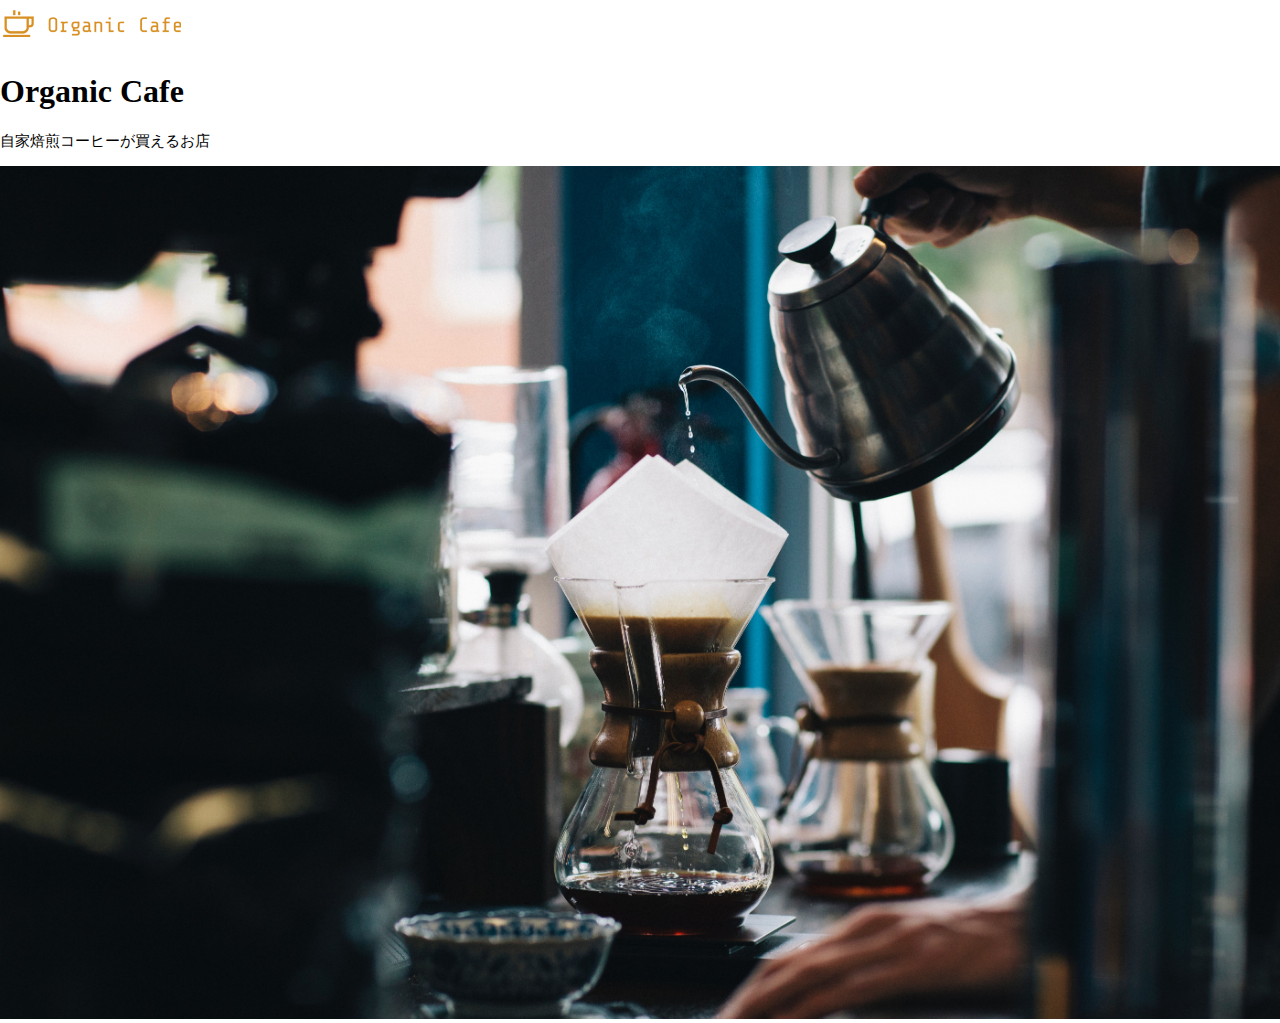
<file: html-css-kadai_013/index.html>
<!DOCTYPE html>
<html>

<head>
  <title>Orhanic Cafe</title>
  <meta charset="UTF-8">
  <meta name="viewport" content="width=device-width, initial-scale=1.0">
  <link rel="stylesheet" href="style.css">
</head>

<body>
  <header>
    <img id="menu-sp" src="images/button-menu.png" alt="ナビゲーションを開く"
      onclick="document.getElementById('nav-sp').style.display = 'block'">
    <nav id="nav-sp">
      <ul>
        <li>
          <img id="close" src="images/button-close.png" alt="ナビゲーションを閉じる"
            onclick="document.getElementById('nav-sp').style.display = 'none'">
        </li>
        <li>
          <a id="logo-sp" href="index.html" onclick="document.getElementById('nav-sp').style.display = 'none'">
            <img src="images/logo-sp.png" alt="トップページに戻る">
          </a>
        </li>
        <li>
          <a class="menu" href="index.html#concept"
            onclick="document.getElementById('nav-sp').style.display = 'none'">CONCEPT</a>
        </li>
        <li>
          <a class="menu" href="index.html#product"
            onclick="document.getElementById('nav-sp').style.display = 'none'">PRODUCT</a>
        </li>
        <li>
          <a class="menu" href="index.html#contact"
            onclick="document.getElementById('nav-sp').style.display = 'none'">CONTACT</a>
        </li>
      </ul>
    </nav>
    <img src="images/logo.png" alt="rogo">
  </header>
  <main>
    <article>
      <section id="main-visual">
        <div id="main-message">
          <h1>Organic Cafe</h1>
          <p>自家焙煎コーヒーが買えるお店</p>
        </div>
        <img src="images/main-image.jpg" alt="コーヒーをハンドドリップで淹れる画像" />
      </section>
    </article>
  </main>
</body>

</html>
</file>
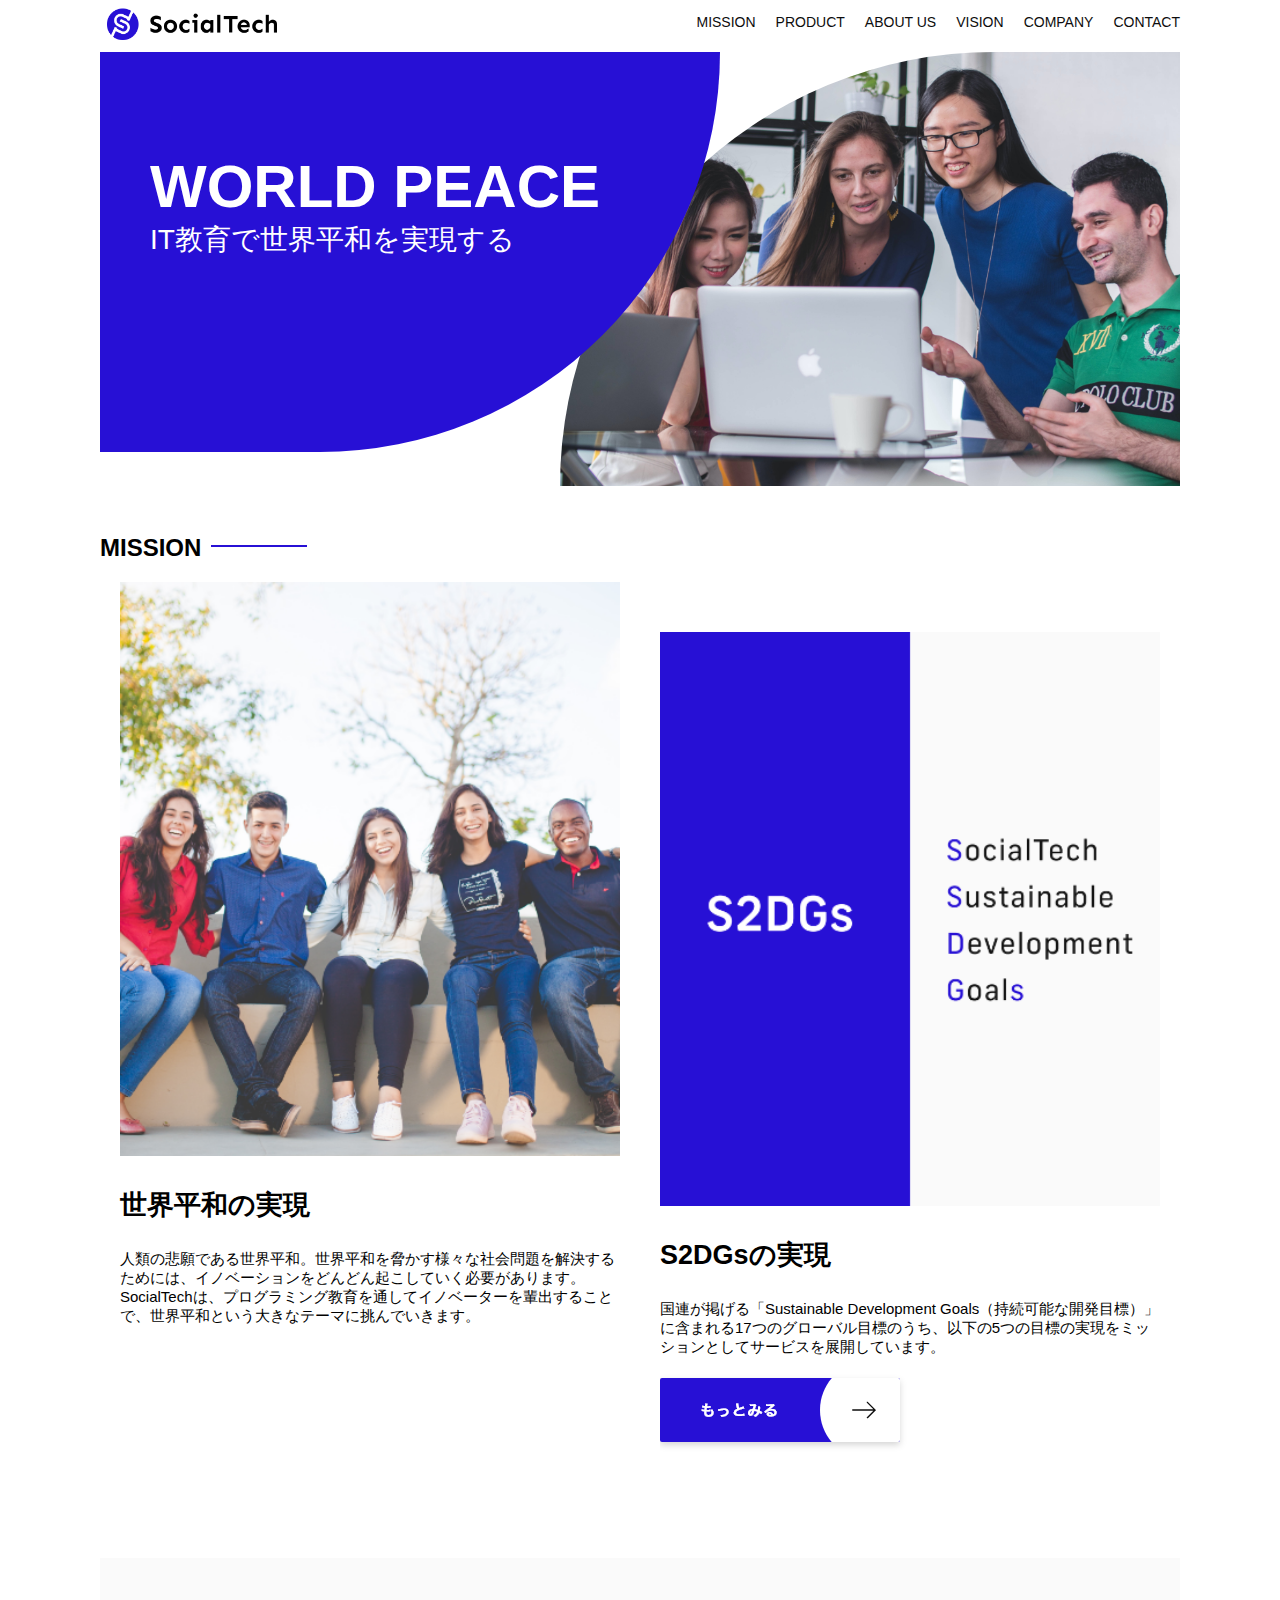
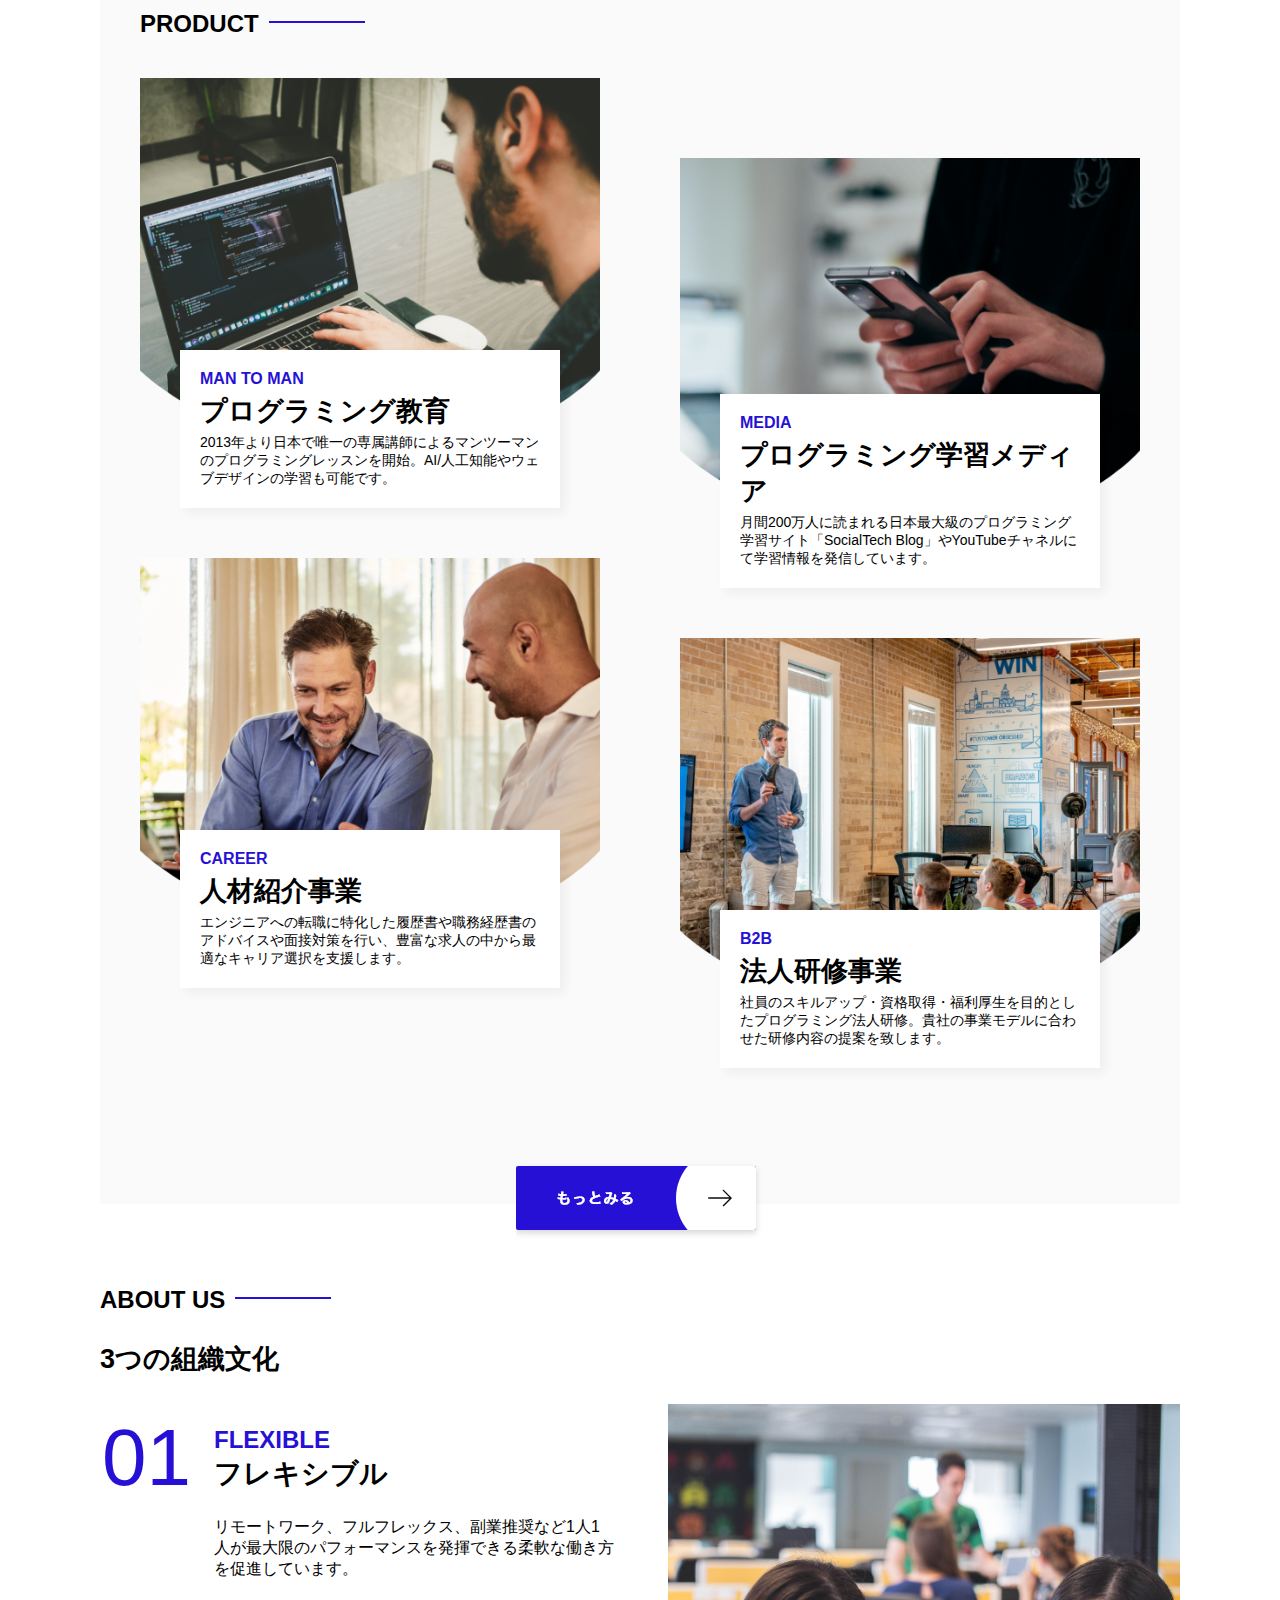
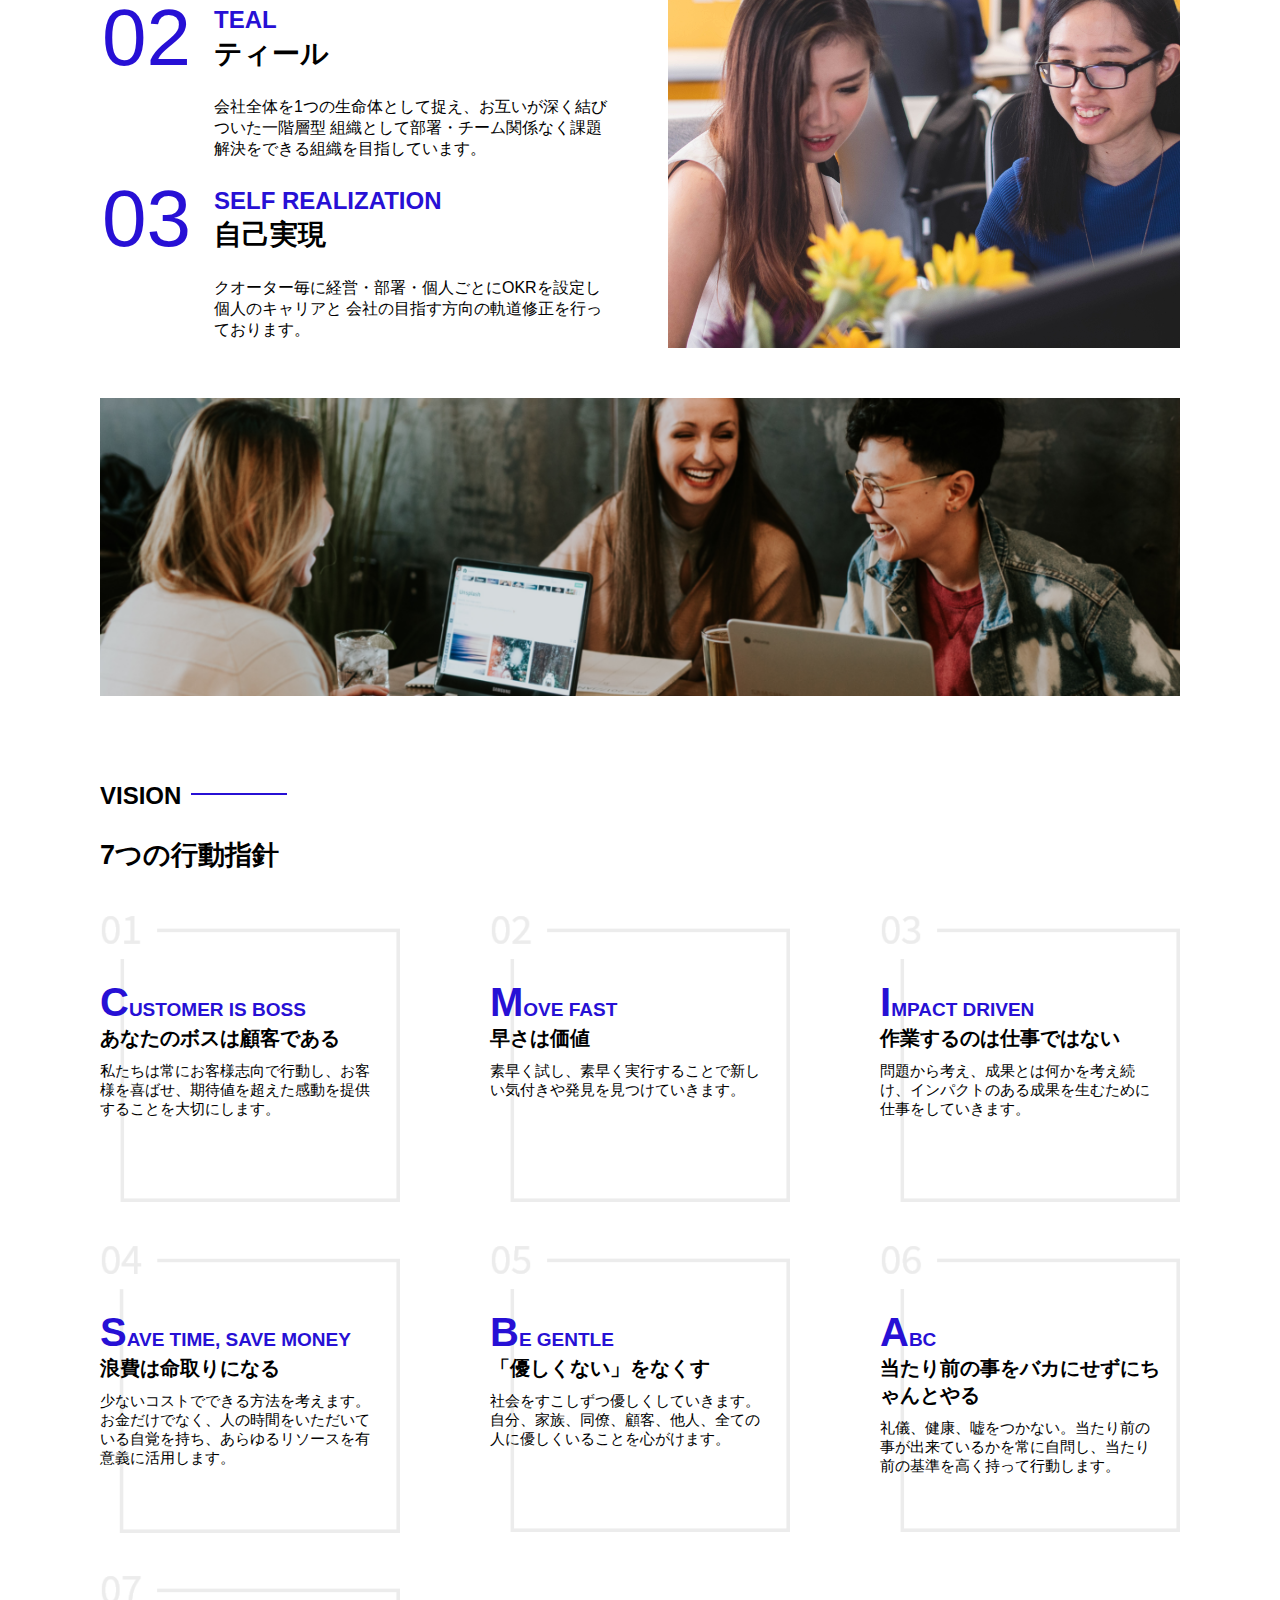
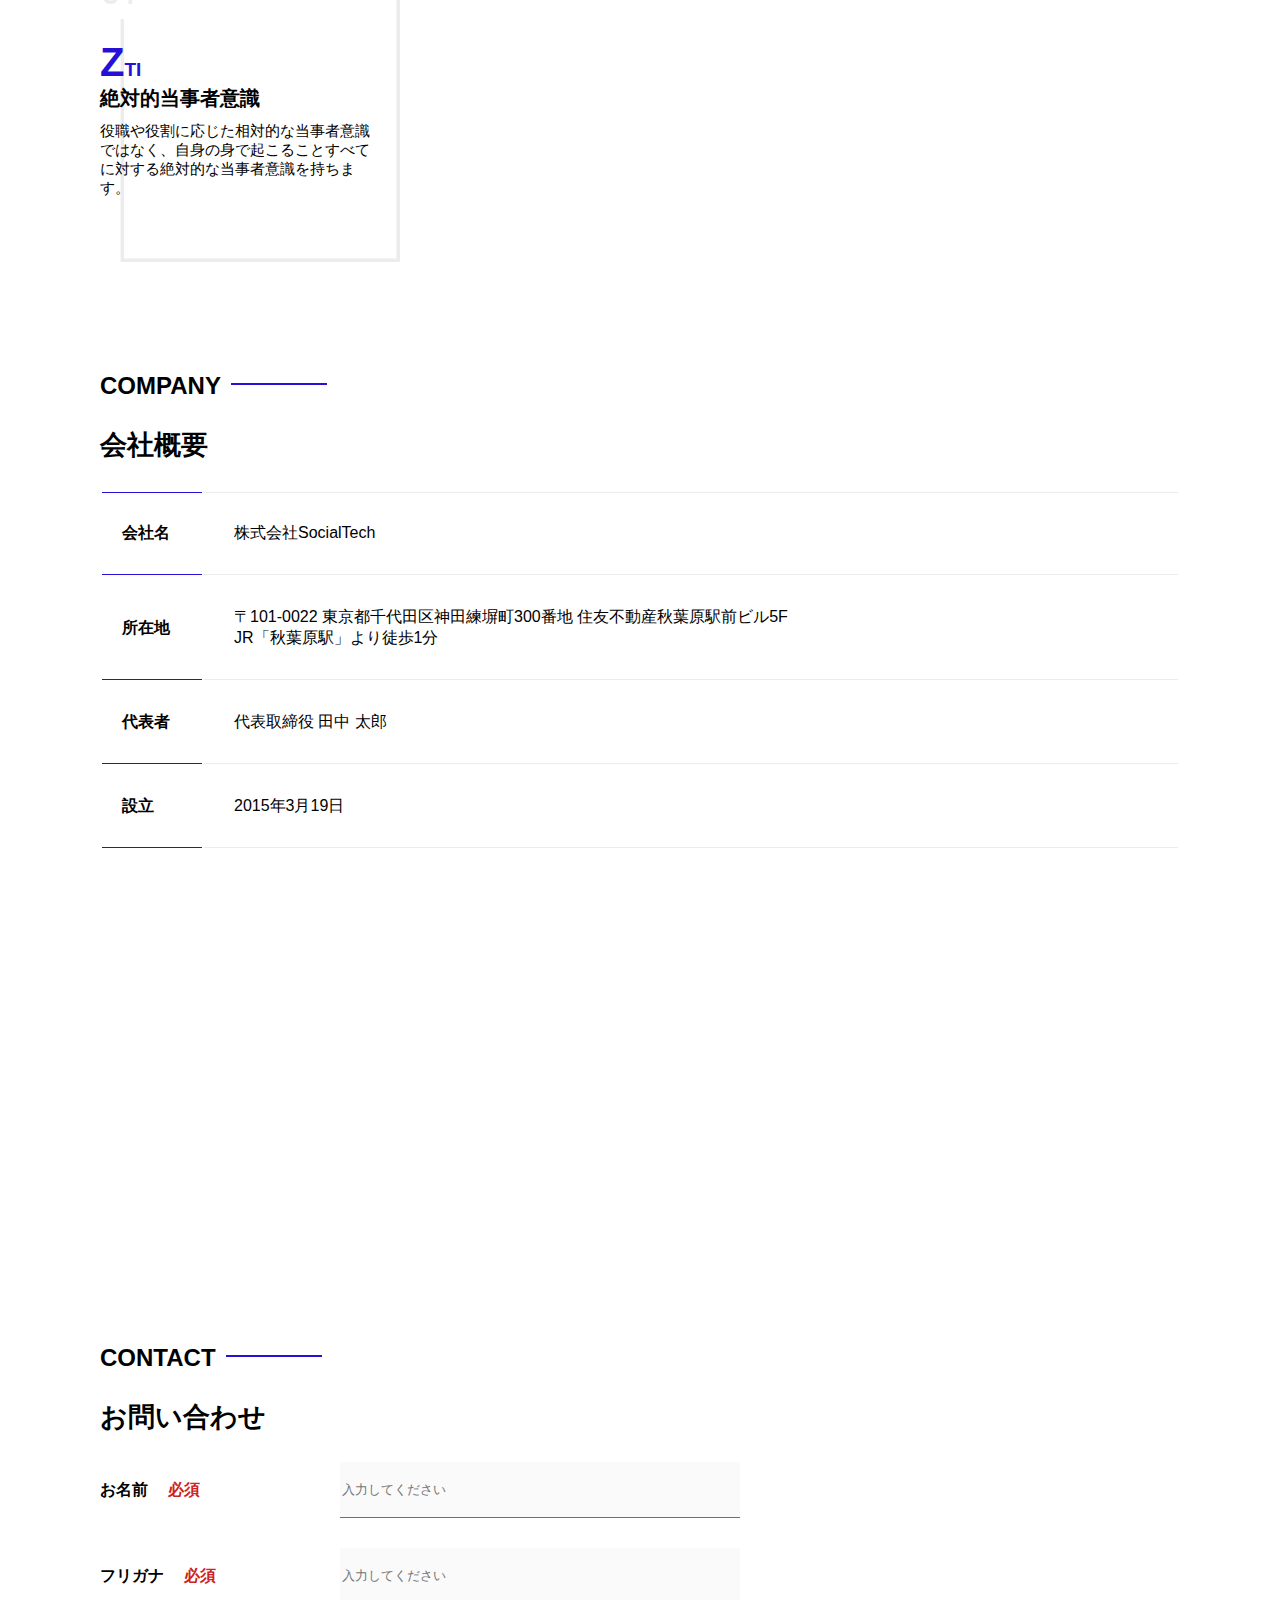
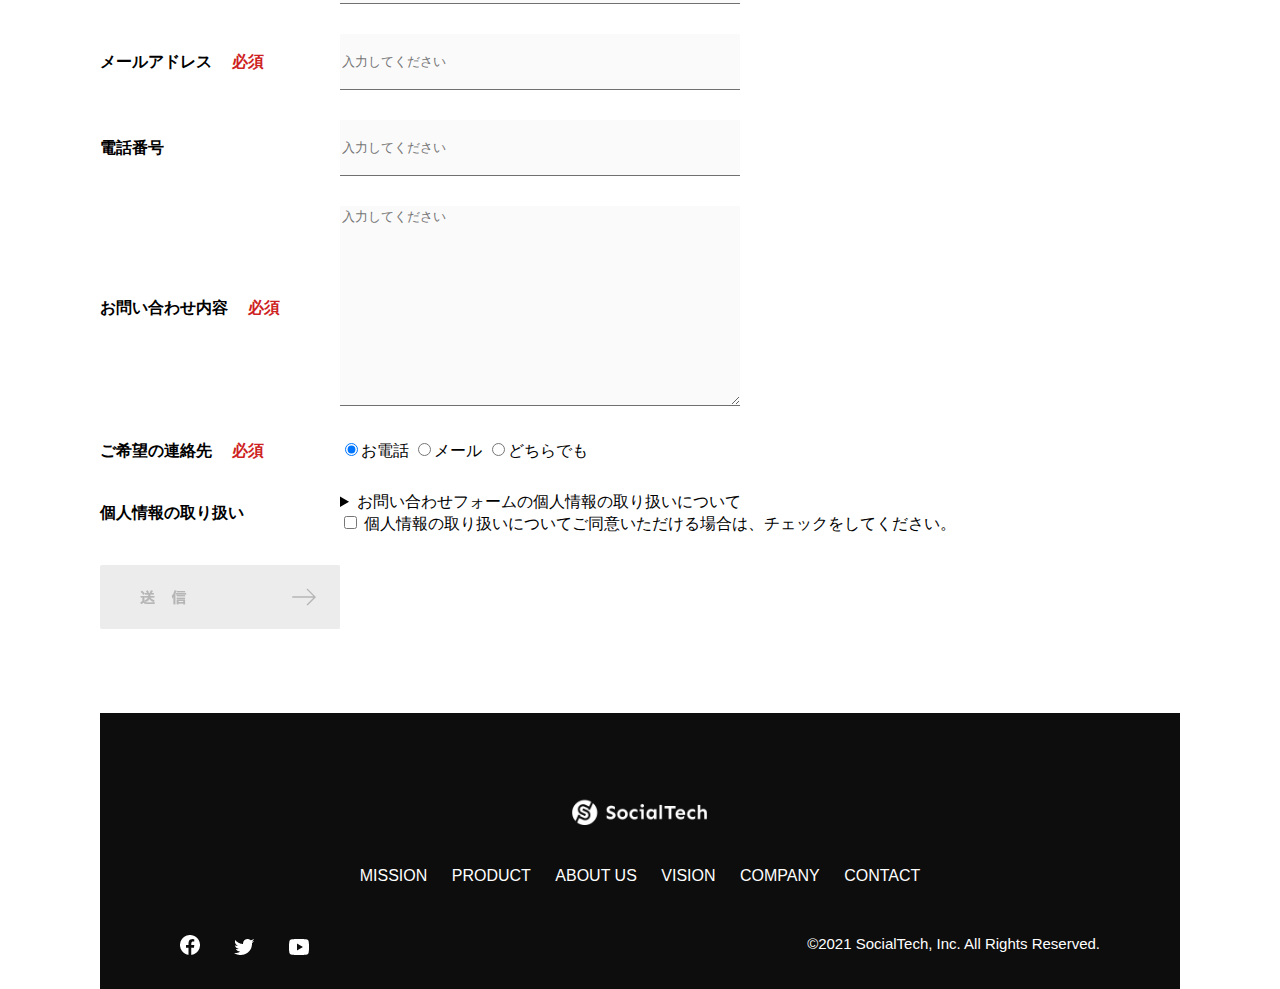
<file: kadai_tutorial_output/index.html>
<!DOCTYPE html>
<html>
  <head>
    <title>SocialTech</title>
    <meta charset="utf-8">
    <meta name="description" content="SocialTechはEdTech業界のリーディングカンパニーを目指します。">
    <meta name="viewport" content="width=device-width, initial-scale=1.0">
    <link rel="stylesheet" href="style.css">
  </head>

  <body>
    <!-- ヘッダー -->
    <header>
      <!-- ロゴ -->
      <a href="index.html" id="logo">
        <img src="images/logo.png" alt="トップページに戻る">
      </a>

      <!-- PC用ナビゲーション -->
      <nav id="nav-pc">
        <ul>
          <li><a href="mission.html">MISSION</a></li>
          <li><a href="product.html">PRODUCT</a></li>
          <li><a href="index.html#aboutus">ABOUT US</a></li>
          <li><a href="index.html#vision">VISION</a></li>
          <li><a href="index.html#company">COMPANY</a></li>
          <li><a href="index.html#contact">CONTACT</a></li>
        </ul>
      </nav>

      <!-- スマホ用メニューボタン -->
      <button id="menu-sp" onclick="document.getElementById('nav-sp').style.display = 'block'">
        <img src="images/button-menu.png" alt="ナビゲーションを開く">
      </button>

      <!-- スマホ用ナビゲーション -->
      <div id="nav-sp">
        <button id="close" onclick="document.getElementById('nav-sp').style.display = 'none'">
          <img src="images/button-close.png" alt="ナビゲーションを閉じる">
        </button>

        <nav>
          <ul>
            <li>
              <a id="logo-sp" href="index.html" onclick="document.getElementById('nav-sp').style.display = 'none'"><img src="images/logo-sp.png" alt="トップページに戻る"></a>
            </li>
            <li><a class="menu" href="mission.html" onclick="document.getElementById('nav-sp').style.display = 'none'">MISSION</a></li>
            <li><a class="menu" href="product.html" onclick="document.getElementById('nav-sp').style.display = 'none'">PRODUCT</a></li>
            <li><a class="menu" href="index.html#aboutus" onclick="document.getElementById('nav-sp').style.display = 'none'">ABOUT US</a></li>
            <li><a class="menu" href="index.html#vision" onclick="document.getElementById('nav-sp').style.display = 'none'">VISION</a></li>
            <li><a class="menu" href="index.html#company" onclick="document.getElementById('nav-sp').style.display = 'none'">COMPANY</a></li>
            <li><a class="menu" href="index.html#contact" onclick="document.getElementById('nav-sp').style.display = 'none'">CONTACT</a></li>
          </ul>
        </nav>
        <div id="sns">
          <a href="https://www.facebook.com/sejuku2013">
            <img src="images/button-facebook.png" alt="Facebookのリンク">
          </a>
          <a href="https://twitter.com/samuraijuku">
            <img src="images/button-twitter.png" alt="Twitterのリンク">
          </a>
          <a href="https://www.youtube.com/channel/UCCFOQO5aDK0xXam4cUQXT8g">
            <img src="images/button-youtube.png" alt="YouTubeのリンク">
          </a>
        </div>
      </div>
    </header>

    <main>
      <article>
        <!-- メインビジュアル -->
        <section id="main-visual">
          <div id="main-message">
            <h1>WORLD PEACE</h1>
            <p>IT教育で世界平和を実現する</p>
          </div>
          <img src="images/index/index-main.png" alt="PCの周りに集まる多国籍の仲間たち">
        </section>

        <!-- ミッション -->
        <section id="mission">
          <h2 class="index-h2">MISSION</h2>
          <div id="mission-flex">
            <div>
              <img id="mission-photo" src="images/index/index-mission.png" alt="屋外のベンチで写真を撮影する多国籍の仲間たち">
              <h3>世界平和の実現</h3>
              <p>人類の悲願である世界平和。世界平和を脅かす様々な社会問題を解決するためには、イノベーションをどんどん起こしていく必要があります。SocialTechは、プログラミング教育を通してイノベーターを輩出することで、世界平和という大きなテーマに挑んでいきます。</p>
            </div>
            <div>
              <img id="s2dgs" src="images/index/s2dgs.png" alt="S2DGs">
              <h3>S2DGsの実現</h3>
              <p>国連が掲げる「Sustainable Development Goals（持続可能な開発目標）」に含まれる17つのグローバル目標のうち、以下の5つの目標の実現をミッションとしてサービスを展開しています。</p>
              <a href="mission.html">
                <img src="images/button-more.png" alt="もっとみる">
              </a>
            </div>
          </div>
        </section>

        <!-- プロダクト -->
        <section id="product">
          <h2 class="index-h2">PRODUCT</h2>
          <div class="product-flex">
            <div id="product-left">
              <div>
                <img class="product-photo" src="images/index/index-mantoman.png" alt="PCでコードを書く男性">
                <div class="product-explain">
                  <span>MAN TO MAN</span>
                  <h3>プログラミング教育</h3>
                  <p>2013年より日本で唯一の専属講師によるマンツーマンのプログラミングレッスンを開始。AI/人工知能やウェブデザインの学習も可能です。</p>
                </div>
              </div>
              <div>
                <img class="product-photo" src="images/index/index-career.png" alt="笑顔で話し合う2人の男性">
                <div class="product-explain">
                  <span>CAREER</span>
                  <h3>人材紹介事業</h3>
                  <p>エンジニアへの転職に特化した履歴書や職務経歴書のアドバイスや面接対策を行い、豊富な求人の中から最適なキャリア選択を支援します。</p>
                </div>
              </div>
            </div>
            <div id="product-right">
              <div>
                <img class="product-photo" src="images/index/index-media.png" alt="スマートフォンを操作する人">
                <div class="product-explain">
                  <span>MEDIA</span>
                  <h3>プログラミング学習メディア</h3>
                  <p>月間200万人に読まれる日本最大級のプログラミング学習サイト「SocialTech Blog」やYouTubeチャネルにて学習情報を発信しています。</p>
                </div>
              </div>
              <div>
                <img class="product-photo" src="images/index/index-b2b.png" alt="講演中の男性とそれを聴く人々">
                <div class="product-explain">
                  <span>B2B</span>
                  <h3>法人研修事業</h3>
                  <p>社員のスキルアップ・資格取得・福利厚生を目的としたプログラミング法人研修。貴社の事業モデルに合わせた研修内容の提案を致します。</p>
                </div>
              </div>
            </div>
          </div>
          <div id="product-more">
            <a href="product.html">
              <img src="images/button-more.png" alt="もっとみる">
            </a>
          </div>
        </section>

        <!-- ABOUT US -->
        <section id="aboutus">
          <h2 class="index-h2">ABOUT US</h2>
          <h3>3つの組織文化</h3>
          <div>
            <table class="culture-table">
              <tr>
                <td class="culture-num">01</td>
                <th><span class="culture-en">FLEXIBLE</span><br>フレキシブル</th>
              </tr>
              <tr>
                <td>
                  <!--空のセル-->
                </td>
                <td class="culture-description">リモートワーク、フルフレックス、副業推奨など1人1人が最大限のパフォーマンスを発揮できる柔軟な働き方を促進しています。</td>
              </tr>
              <tr>
                <td class="culture-num">02</td>
                <th><span class="culture-en">TEAL</span><br>ティール</th>
              </tr>
              <tr>
                <td>
                  <!--空のセル-->
                </td>
                <td class="culture-description">会社全体を1つの生命体として捉え、お互いが深く結びついた一階層型 組織として部署・チーム関係なく課題解決をできる組織を目指しています。</td>
              </tr>
              <tr>
                <td class="culture-num">03</td>
                <th><span class="culture-en">SELF REALIZATION</span><br>自己実現</th>
              </tr>
              <tr>
                <td>
                  <!--空のセル-->
                </td>
                <td class="culture-description">クオーター毎に経営・部署・個人ごとにOKRを設定し個人のキャリアと 会社の目指す方向の軌道修正を行っております。</td>
              </tr>
            </table>
            <img class="culture-img" src="images/index/index-aboutus1.png" alt="笑顔で話し合う2人の女性">
          </div>
          <img class="culture-img2" src="images/index/index-aboutus2.png" alt="笑顔で話し合う3人の男女">
        </section>

        <!-- VISION -->
        <section id="vision">
          <h2 class="index-h2">VISION</h2>
          <h3>7つの行動指針</h3>
          <div>
            <div class="vision-box">
              <img src="images/index/vision-01.png" alt="01">
              <div>
                <h4>CUSTOMER IS BOSS</h4>
                <h5>あなたのボスは顧客である</h5>
                <p>私たちは常にお客様志向で行動し、お客様を喜ばせ、期待値を超えた感動を提供することを大切にします。</p>
              </div>
            </div>
            <div class="vision-box">
              <img src="images/index/vision-02.png" alt="02">
              <div>
                <h4>MOVE FAST</h4>
                <h5>早さは価値</h5>
                <p>素早く試し、素早く実行することで新しい気付きや発見を見つけていきます。</p>
              </div>
            </div>
            <div class="vision-box">
              <img src="images/index/vision-03.png" alt="03">
              <div>
                <h4>IMPACT DRIVEN</h4>
                <h5>作業するのは仕事ではない</h5>
                <p>問題から考え、成果とは何かを考え続け、インパクトのある成果を生むために仕事をしていきます。</p>
              </div>
            </div>
            <div class="vision-box">
              <img src="images/index//vision-04.png" alt="04">
              <div>
                <h4>SAVE TIME, SAVE MONEY</h4>
                <h5>浪費は命取りになる</h5>
                <p>少ないコストでできる方法を考えます。お金だけでなく、人の時間をいただいている自覚を持ち、あらゆるリソースを有意義に活用します。</p>
              </div>
            </div>
            <div class="vision-box">
              <img src="images/index/vision-05.png" alt="05">
              <div>
                <h4>BE GENTLE</h4>
                <h5>「優しくない」をなくす</h5>
                <p>社会をすこしずつ優しくしていきます。自分、家族、同僚、顧客、他人、全ての人に優しくいることを心がけます。</p>
              </div>
            </div>
            <div class="vision-box">
              <img src="images/index/vision-06.png" alt="06">
              <div>
                <h4>ABC</h4>
                <h5>当たり前の事をバカにせずにちゃんとやる</h5>
                <p>礼儀、健康、嘘をつかない。当たり前の事が出来ているかを常に自問し、当たり前の基準を高く持って行動します。</p>
              </div>
            </div>
            <div class="vision-box">
              <img src="images/index/vision-07.png" alt="07">
              <div>
                <h4>ZTI</h4>
                <h5>絶対的当事者意識</h5>
                <p>役職や役割に応じた相対的な当事者意識ではなく、自身の身で起こることすべてに対する絶対的な当事者意識を持ちます。</p>
              </div>
            </div>
          </div>
        </section>

        <!-- COMPANY -->
        <section id="company">
          <h2 class="index-h2">COMPANY</h2>
          <h3>会社概要</h3>
          <table id="company-table">
            <tr>
              <th class="tableheader tableheader-first">会社名</th>
              <td class="cell cell-first">株式会社SocialTech</td>
            </tr>
            <tr>
              <th class="tableheader">所在地</th>
              <td class="cell">〒101-0022 東京都千代田区神田練塀町300番地 住友不動産秋葉原駅前ビル5F<br>JR「秋葉原駅」より徒歩1分</td>
            </tr>
            <tr>
              <th class="tableheader">代表者</th>
              <td class="cell">代表取締役 田中 太郎</td>
            </tr>
            <tr>
              <th class="tableheader">設立</th>
              <td class="cell">2015年3月19日</td>
            </tr>
          </table>
          <iframe src="https://www.google.com/maps/embed?pb=!1m18!1m12!1m3!1d3240.0688551336807!2d139.7720776771055!3d35.69992317258124!2m3!1f0!2f0!3f0!3m2!1i1024!2i768!4f13.1!3m3!1m2!1s0x60188fee13660e23%3A0x77137876edf742ac!2z5L2P5Y-L5LiN5YuV55Sj56eL6JGJ5Y6f6aeF5YmN44OT44Or!5e0!3m2!1sja!2sjp!4v1704858013291!5m2!1sja!2sjp" style="border: 0" allowfullscreen="" loading="lazy"></iframe>
        </section>

        <!-- お問い合わせフォーム -->
        <section id="contact">
          <h2 class="index-h2">CONTACT</h2>
          <h3>お問い合わせ</h3>
          <form>
            <div>
              <div class="contact-heading">
                <label class="contact-label">お名前<span class="contact-span">必須</span></label>
              </div>
              <div>
                <input type="text" name="name" placeholder="入力してください" class="contact-textbox">
              </div>
            </div>
            <div>
              <div class="contact-heading">
                <label class="contact-label">フリガナ<span class="contact-span">必須</span></label>
              </div>
              <div>
                <input type="text" name="hurigana" placeholder="入力してください" class="contact-textbox">
              </div>
            </div>
            <div>
              <div class="contact-heading">
                <label class="contact-label">メールアドレス<span class="contact-span">必須</span></label>
              </div>
              <div>
                <input type="text" name="email" placeholder="入力してください" class="contact-textbox">
              </div>
            </div>
            <div>
              <div class="contact-heading">
                <label class="contact-label">電話番号</label>
              </div>
              <div>
                <input type="text" name="tel" placeholder="入力してください" class="contact-textbox">
              </div>
            </div>
            <div>
              <div class="contact-heading">
                <label class="contact-label">お問い合わせ内容<span class="contact-span">必須</span></label>
              </div>
              <div>
                <textarea class="contact-textarea" placeholder="入力してください" name="message"></textarea>
              </div>
            </div>
            <div>
              <div class="contact-heading">
                <label class="contact-label">ご希望の連絡先<span class="contact-span">必須</span></label>
              </div>
              <div><input class="radiobutton" type="radio" value="tel" name="contact" checked><label>お電話</label> <input class="radiobutton" type="radio" value="mail" name="contact"><label>メール</label> <input class="radiobutton" type="radio" value="both" name="contact"><label>どちらでも</label></div>
            </div>
            <div>
              <div class="contact-heading">
                <label class="contact-label">個人情報の取り扱い</label>
              </div>
              <div>
                <details>
                  <summary>お問い合わせフォームの個人情報の取り扱いについて</summary>
                  <div>
                    <dl>
                      <dt>１．組織の名称又は氏名</dt>
                      <dd>株式会社SocialTech</dd>
                      <dt>２．個人情報保護管理者（若しくはその代理人）の氏名又は職名、所属及び連絡先</dt>
                      <dd>
                        <p>鈴木 一郎 コーポレート部</p>
                        <p>メールアドレス：samurai@example.com</p>
                        <p>TEL：03-1234-5678</p>
                      </dd>
                      <dt>３．個人情報の利用目的</dt>
                      <dd>
                        <ul>
                          <li>・本サービス及び本サービスに関連する情報の提供又はそれらに関する連絡のため</li>
                          <li>・ユーザーの本人確認のため</li>
                          <li>・当社サービスのご案内のため</li>
                          <li>・当社の商品等の広告または宣伝（電子メールによるものを含むものとします。）</li>
                        </ul>
                      </dd>
                      <dt>４．個人情報の取り扱い業務の委託</dt>
                      <dd>個人情報の取扱業務の全部または一部を外部に業務委託する場合があります。その際、弊社は、個人情報を適切に保護できる管理体制を敷き実行していることを条件として委託先を厳選したうえで、機密保持契約を委託先と締結し、お客様の個人情報を厳密に管理させます。</dd>
                      <dt>５．個人情報の開示等の請求</dt>
                      <dd>
                        お客様は、弊社に対してご自身の個人情報の開示等（利用目的の通知、開示、内容の訂正・追加・削除、利用の停止または消去、第三者への提供の停止）に関して、当社問合わせ窓口に申し出ることができます。<br>
                        その際、弊社はお客様ご本人を確認させていただいたうえで、合理的な期間内に対応いたします。<br>
                        なお、個人情報に関する弊社問合わせ先は、次の通りです。
                      </dd>
                      <dd>
                        <p>株式会社SocialTech　個人情報問合せ窓口</p>
                        <p>〒150-0043　東京都千代田区神田練塀町300番地 住友不動産秋葉原駅前ビル5F</p>
                        <p>メールアドレス：samurai@example.com　TEL：03-1234-5678</p>
                      </dd>

                      <dt>６．個人情報を提供されることの任意性について</dt>
                      <dd>お客様がご自身の個人情報を弊社に提供されるか否かは、お客様のご判断によりますが、もしご提供されない場合には、適切なサービスが提供できない場合がありますので予めご了承ください。</dd>
                    </dl>
                  </div>
                </details>
                <input type="checkbox" name="agree">
                <span>個人情報の取り扱いについてご同意いただける場合は、チェックをしてください。</span>
              </div>
            </div>
            <input type="image" src="images/button-submit.png" alt="送信する">
          </form>
        </section>
      </article>
    </main>

    <footer>
      <div id="footer-logo">
        <img src="images/logo-sp.png" alt="SocialTech">
      </div>
      <div id="footer-link">
        <a href="mission.html">MISSION</a>
        <a href="product.html">PRODUCT</a>
        <a href="index.html#aboutus">ABOUT US</a>
        <a href="index.html#vision">VISION</a>
        <a href="index.html#company">COMPANY</a>
        <a href="index.html#contact">CONTACT</a>
      </div>
      <div id="sns-footer">
        <div class="sns-btns">
          <a href="https://www.facebook.com/sejuku2013"><img src="images/button-facebook.png" alt="Facebookのリンク"></a>
          <a href="https://twitter.com/samuraijuku"><img src="images/button-twitter.png" alt="Twitterのリンク"></a>
          <a href="https://www.youtube.com/channel/UCCFOQO5aDK0xXam4cUQXT8g"><img src="images/button-youtube.png" alt="YouTubeのリンク"></a>
        </div>
        <p id="copyright">&copy;2021 SocialTech, Inc. All Rights Reserved.</p>
      </div>
    </footer>

  </body>
</html>
</file>
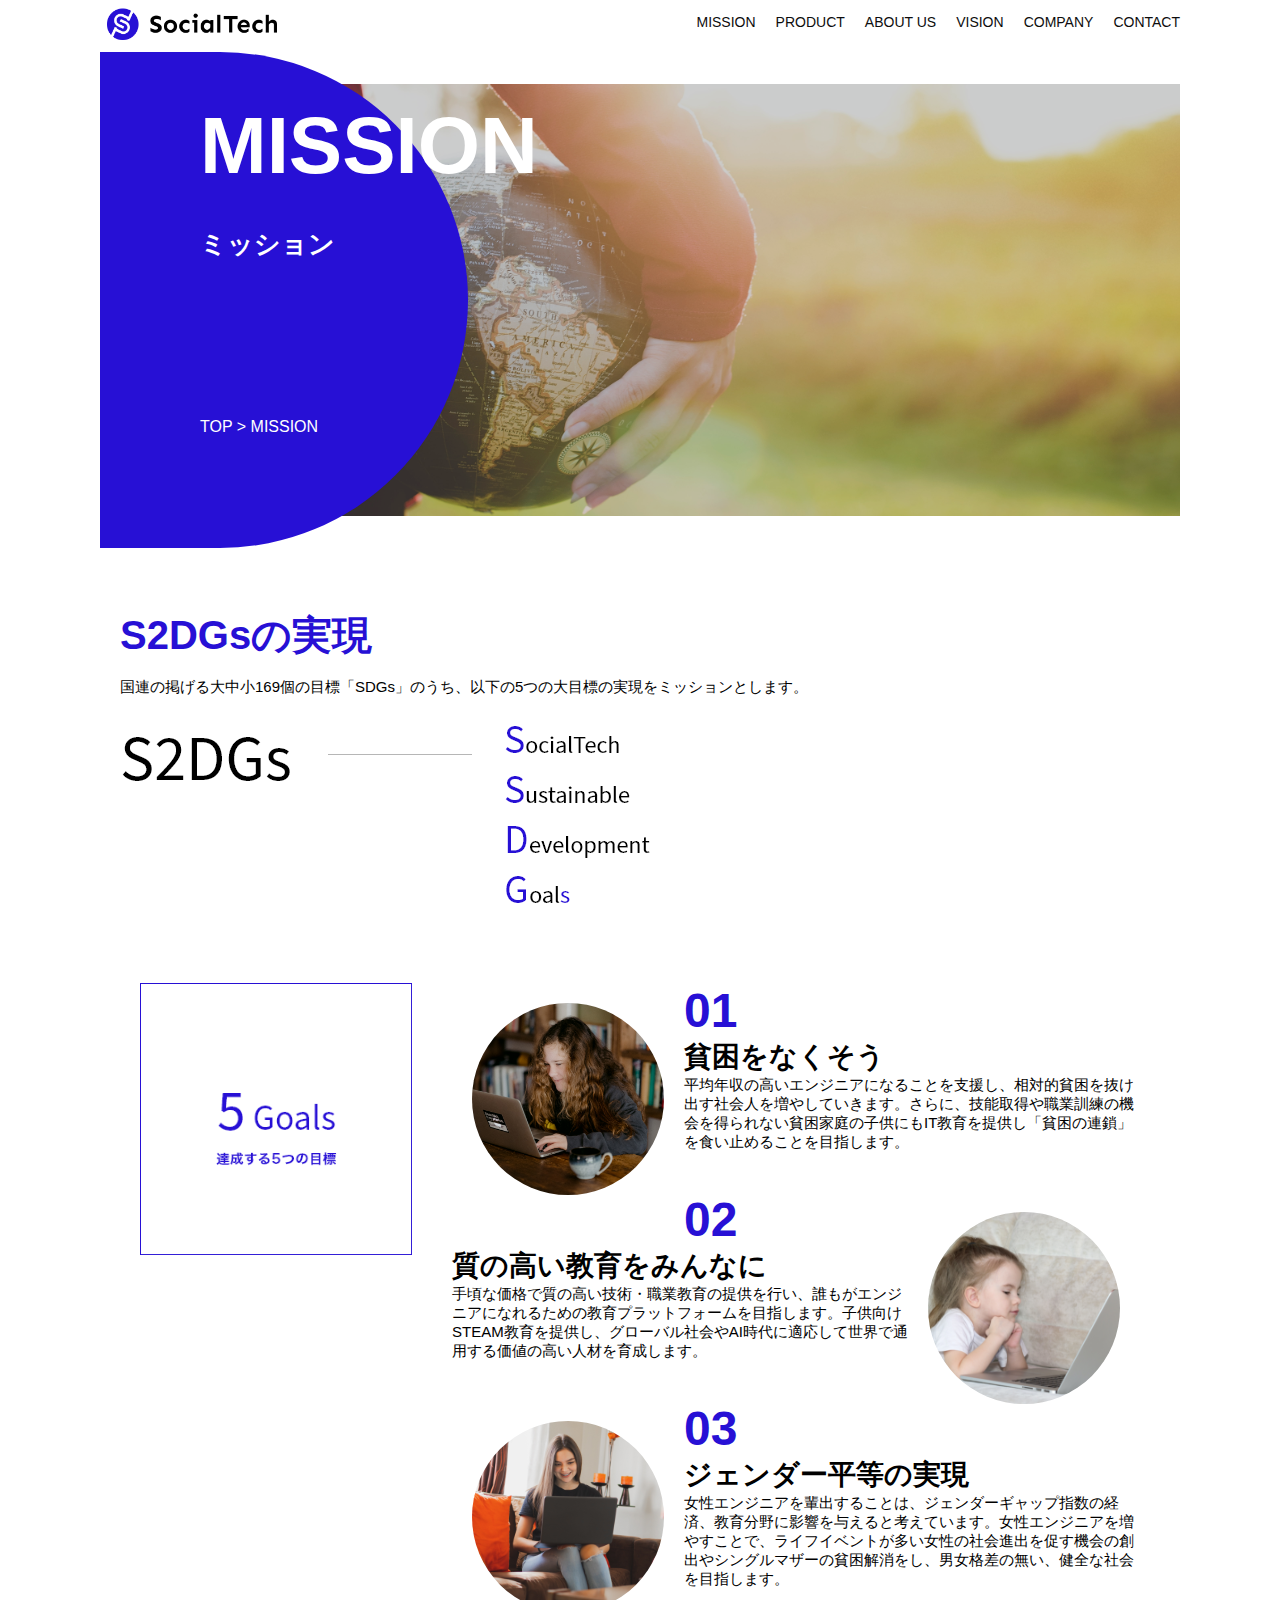
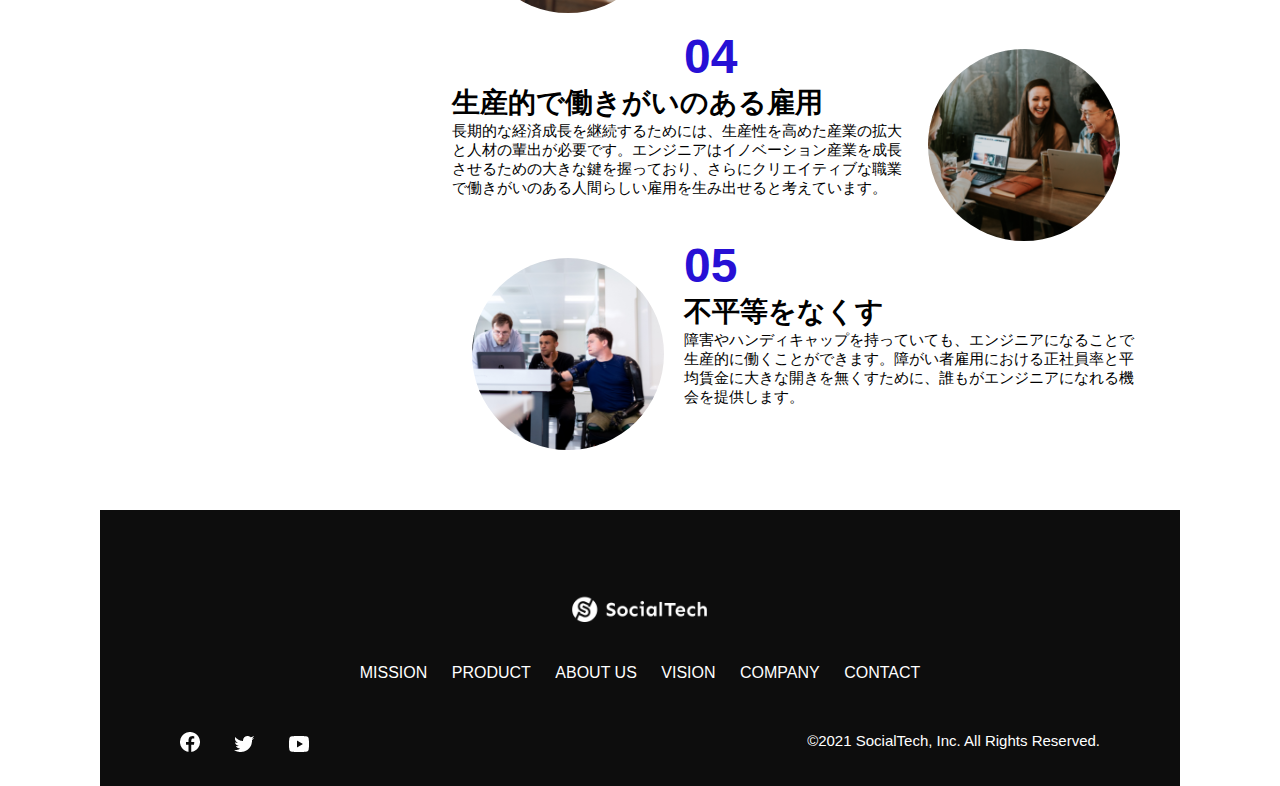
<file: kadai_tutorial_output/mission..html>
<!DOCTYPE html>
<html>
  <head>
    <title>SocialTech - MISSION ミッション -</title>
    <meta charset="utf-8">
    <meta name="description" content="SocialTechが目指す5つの目標（S2DGs）を紹介します">
    <meta name="viewport" content="width=device-width, initial-scale=1.0">
    <link rel="stylesheet" href="style.css">
  </head>

  <body>
    <!-- ヘッダー -->
    <header>
      <!-- ロゴ -->
      <a href="index.html" id="logo">
        <img src="images/logo.png" alt="トップページに戻る">
      </a>

      <!-- PC用ナビゲーション -->
      <nav id="nav-pc">
        <ul>
          <li><a href="mission.html">MISSION</a></li>
          <li><a href="product.html">PRODUCT</a></li>
          <li><a href="index.html#aboutus">ABOUT US</a></li>
          <li><a href="index.html#vision">VISION</a></li>
          <li><a href="index.html#company">COMPANY</a></li>
          <li><a href="index.html#contact">CONTACT</a></li>
        </ul>
      </nav>

      <!-- スマホ用メニューボタン -->
      <button id="menu-sp" onclick="document.getElementById('nav-sp').style.display = 'block'">
        <img src="images/button-menu.png" alt="ナビゲーションを開く">
      </button>

      <!-- スマホ用ナビゲーション -->
      <div id="nav-sp">
        <button id="close" onclick="document.getElementById('nav-sp').style.display = 'none'">
          <img src="images/button-close.png" alt="ナビゲーションを閉じる">
        </button>

        <nav>
          <ul>
            <li>
              <a id="logo-sp" href="index.html" onclick="document.getElementById('nav-sp').style.display = 'none'"><img src="images/logo-sp.png" alt="トップページに戻る"></a>
            </li>
            <li><a class="menu" href="mission.html" onclick="document.getElementById('nav-sp').style.display = 'none'">MISSION</a></li>
            <li><a class="menu" href="product.html" onclick="document.getElementById('nav-sp').style.display = 'none'">PRODUCT</a></li>
            <li><a class="menu" href="index.html#aboutus" onclick="document.getElementById('nav-sp').style.display = 'none'">ABOUT US</a></li>
            <li><a class="menu" href="index.html#vision" onclick="document.getElementById('nav-sp').style.display = 'none'">VISION</a></li>
            <li><a class="menu" href="index.html#company" onclick="document.getElementById('nav-sp').style.display = 'none'">COMPANY</a></li>
            <li><a class="menu" href="index.html#contact" onclick="document.getElementById('nav-sp').style.display = 'none'">CONTACT</a></li>
          </ul>
        </nav>
        <div id="sns">
          <a href="https://www.facebook.com/sejuku2013">
            <img src="images/button-facebook.png" alt="Facebookのリンク">
          </a>
          <a href="https://twitter.com/samuraijuku">
            <img src="images/button-twitter.png" alt="Twitterのリンク">
          </a>
          <a href="https://www.youtube.com/channel/UCCFOQO5aDK0xXam4cUQXT8g">
            <img src="images/button-youtube.png" alt="YouTubeのリンク">
          </a>
        </div>
      </div>
    </header>

    <main>
      <article>
        <section id="mission-main">
          <div class="mission-main-inner">
            <div id="mission-title">
              <h1>MISSION<br><span>ミッション</span></h1>
              <p>TOP > MISSION</p>
            </div>
          </div>
        </section>
        <section id="mission-s2dgs">
          <h2 class="mission-h2">S2DGsの実現</h2>
          <p>国連の掲げる大中小169個の目標「SDGs」のうち、以下の5つの大目標の実現をミッションとします。</p>
          <img src="images/mission/mission-s2dgs.png" alt="S2DGs">
        </section>
        <section id="mission-five-goals">
          <div class="five-goals-image">
            <img src="images/mission/mission-5goals.png" alt="5Goals">
          </div>
          <div class="five-goals-read">
            <div>
              <img class="fivegoals-image-left" src="images/mission/mission-5goals01.png" alt="PCを操作する女の子">
              <span class="fivegoals-number">01</span>
              <h3 class="fivegoals-h3">貧困をなくそう</h3>
              <p class="fivegoals-p">平均年収の高いエンジニアになることを支援し、相対的貧困を抜け出す社会人を増やしていきます。さらに、技能取得や職業訓練の機会を得られない貧困家庭の子供にもIT教育を提供し「貧困の連鎖」を食い止めることを目指します。</p>
            </div>
            <div>
              <img class="fivegoals-image-right" src="images/mission/mission-5goals02.png" alt="PCを見つめる小さい女の子">
              <span class="fivegoals-number">02</span>
              <h3 class="fivegoals-h3">質の高い教育をみんなに</h3>
              <p class="fivegoals-p">手頃な価格で質の高い技術・職業教育の提供を行い、誰もがエンジニアになれるための教育プラットフォームを目指します。子供向けSTEAM教育を提供し、グローバル社会やAI時代に適応して世界で通用する価値の高い人材を育成します。</p>
            </div>
            <div>
              <img class="fivegoals-image-left" src="images/mission/mission-5goals03.png" alt="PCを操作する女性">
              <span class="fivegoals-number">03</span>
              <h3 class="fivegoals-h3">ジェンダー平等の実現</h3>
              <p class="fivegoals-p">女性エンジニアを輩出することは、ジェンダーギャップ指数の経済、教育分野に影響を与えると考えています。女性エンジニアを増やすことで、ライフイベントが多い女性の社会進出を促す機会の創出やシングルマザーの貧困解消をし、男女格差の無い、健全な社会を目指します。</p>
            </div>
            <div>
              <img class="fivegoals-image-right" src="images/mission/mission-5goals04.png" alt="笑顔で話し合う3人の男女">
              <span class="fivegoals-number">04</span>
              <h3 class="fivegoals-h3">生産的で働きがいのある雇用</h3>
              <p class="fivegoals-p">長期的な経済成長を継続するためには、生産性を高めた産業の拡大と人材の輩出が必要です。エンジニアはイノベーション産業を成長させるための大きな鍵を握っており、さらにクリエイティブな職業で働きがいのある人間らしい雇用を生み出せると考えています。</p>
            </div>
            <div>
              <img class="fivegoals-image-left" src="images/mission/mission-5goals05.png" alt="障害を持つ男性が生き生きと働く様子">
              <span class="fivegoals-number">05</span>
              <h3 class="fivegoals-h3">不平等をなくす</h3>
              <p class="fivegoals-p">障害やハンディキャップを持っていても、エンジニアになることで生産的に働くことができます。障がい者雇用における正社員率と平均賃金に大きな開きを無くすために、誰もがエンジニアになれる機会を提供します。</p>
            </div>
          </div>
        </section>
      </article>
    </main>

    <footer>
      <div id="footer-logo">
        <img src="images/logo-sp.png" alt="SocialTech">
      </div>
      <div id="footer-link">
        <a href="mission.html">MISSION</a>
        <a href="product.html">PRODUCT</a>
        <a href="index.html#aboutus">ABOUT US</a>
        <a href="index.html#vision">VISION</a>
        <a href="index.html#company">COMPANY</a>
        <a href="index.html#contact">CONTACT</a>
      </div>
      <div id="sns-footer">
        <div class="sns-btns">
          <a href="https://www.facebook.com/sejuku2013"><img src="images/button-facebook.png" alt="Facebookのリンク"></a>
          <a href="https://twitter.com/samuraijuku"><img src="images/button-twitter.png" alt="Twitterのリンク"></a>
          <a href="https://www.youtube.com/channel/UCCFOQO5aDK0xXam4cUQXT8g"><img src="images/button-youtube.png" alt="YouTubeのリンク"></a>
        </div>
        <p id="copyright">&copy;2021 SocialTech, Inc. All Rights Reserved.</p>
      </div>
    </footer>

  </body>
</html>
</file>
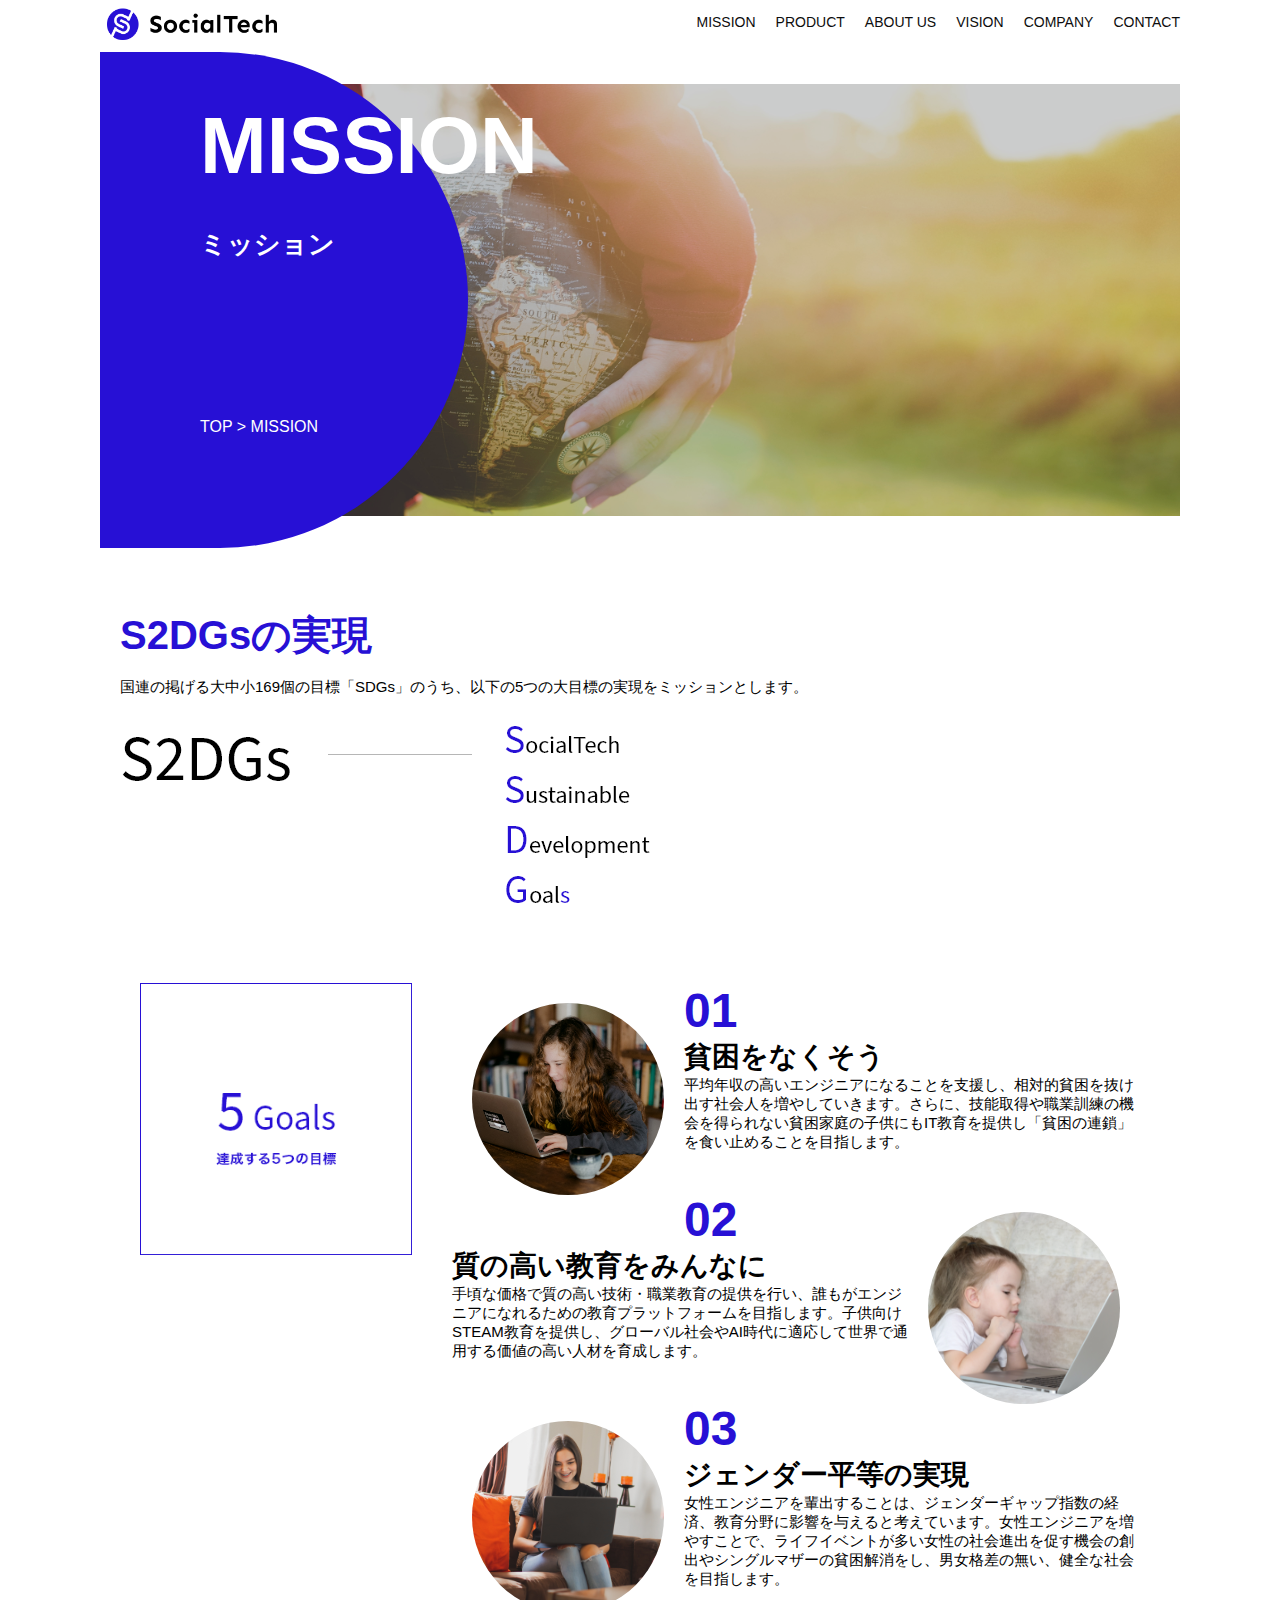
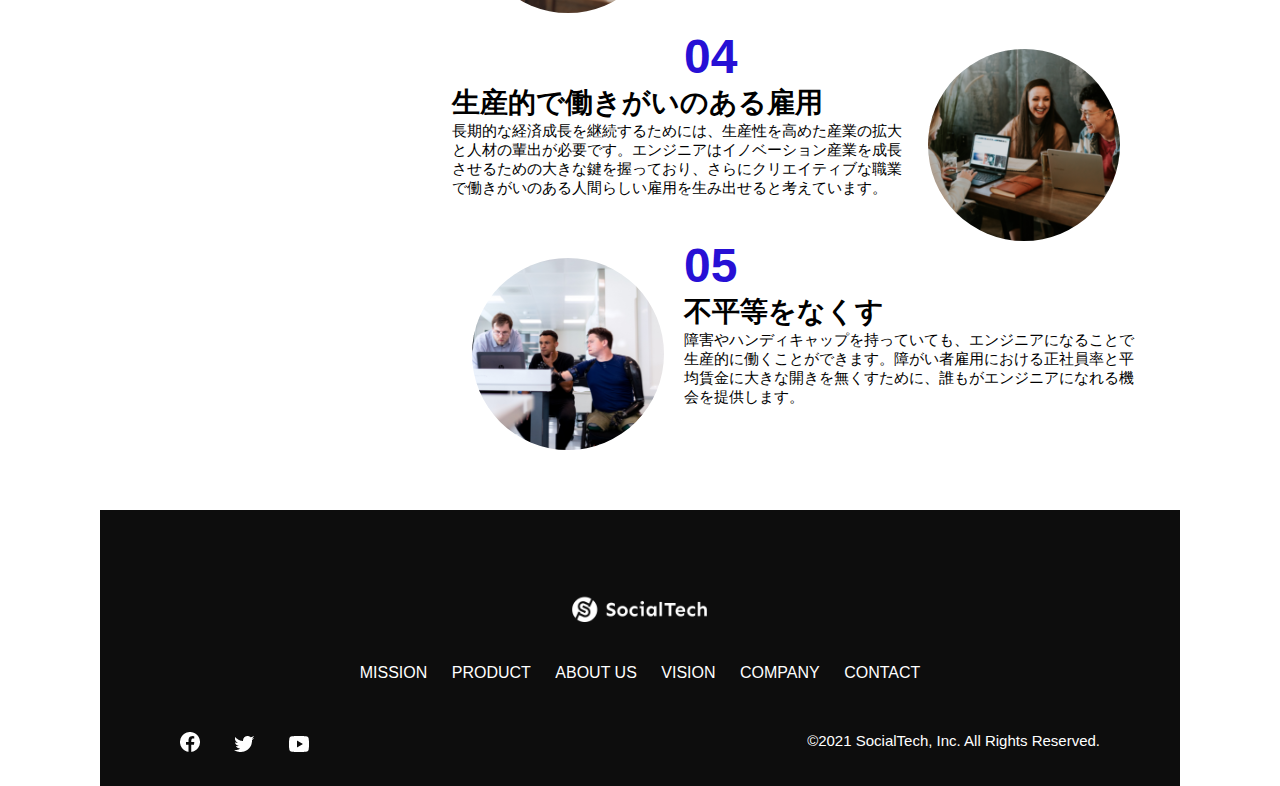
<file: kadai_tutorial_output/mission.html>
<!DOCTYPE html>
<html>
  <head>
    <title>SocialTech - MISSION ミッション -</title>
    <meta charset="utf-8">
    <meta name="description" content="SocialTechが目指す5つの目標（S2DGs）を紹介します">
    <meta name="viewport" content="width=device-width, initial-scale=1.0">
    <link rel="stylesheet" href="style.css">
  </head>

  <body>
    <!-- ヘッダー -->
    <header>
      <!-- ロゴ -->
      <a href="index.html" id="logo">
        <img src="images/logo.png" alt="トップページに戻る">
      </a>

      <!-- PC用ナビゲーション -->
      <nav id="nav-pc">
        <ul>
          <li><a href="mission.html">MISSION</a></li>
          <li><a href="product.html">PRODUCT</a></li>
          <li><a href="index.html#aboutus">ABOUT US</a></li>
          <li><a href="index.html#vision">VISION</a></li>
          <li><a href="index.html#company">COMPANY</a></li>
          <li><a href="index.html#contact">CONTACT</a></li>
        </ul>
      </nav>

      <!-- スマホ用メニューボタン -->
      <button id="menu-sp" onclick="document.getElementById('nav-sp').style.display = 'block'">
        <img src="images/button-menu.png" alt="ナビゲーションを開く">
      </button>

      <!-- スマホ用ナビゲーション -->
      <div id="nav-sp">
        <button id="close" onclick="document.getElementById('nav-sp').style.display = 'none'">
          <img src="images/button-close.png" alt="ナビゲーションを閉じる">
        </button>

        <nav>
          <ul>
            <li>
              <a id="logo-sp" href="index.html" onclick="document.getElementById('nav-sp').style.display = 'none'"><img src="images/logo-sp.png" alt="トップページに戻る"></a>
            </li>
            <li><a class="menu" href="mission.html" onclick="document.getElementById('nav-sp').style.display = 'none'">MISSION</a></li>
            <li><a class="menu" href="product.html" onclick="document.getElementById('nav-sp').style.display = 'none'">PRODUCT</a></li>
            <li><a class="menu" href="index.html#aboutus" onclick="document.getElementById('nav-sp').style.display = 'none'">ABOUT US</a></li>
            <li><a class="menu" href="index.html#vision" onclick="document.getElementById('nav-sp').style.display = 'none'">VISION</a></li>
            <li><a class="menu" href="index.html#company" onclick="document.getElementById('nav-sp').style.display = 'none'">COMPANY</a></li>
            <li><a class="menu" href="index.html#contact" onclick="document.getElementById('nav-sp').style.display = 'none'">CONTACT</a></li>
          </ul>
        </nav>
        <div id="sns">
          <a href="https://www.facebook.com/sejuku2013">
            <img src="images/button-facebook.png" alt="Facebookのリンク">
          </a>
          <a href="https://twitter.com/samuraijuku">
            <img src="images/button-twitter.png" alt="Twitterのリンク">
          </a>
          <a href="https://www.youtube.com/channel/UCCFOQO5aDK0xXam4cUQXT8g">
            <img src="images/button-youtube.png" alt="YouTubeのリンク">
          </a>
        </div>
      </div>
    </header>

    <main>
      <article>
        <section id="mission-main">
          <div class="mission-main-inner">
            <div id="mission-title">
              <h1>MISSION<br><span>ミッション</span></h1>
              <p>TOP > MISSION</p>
            </div>
          </div>
        </section>

        <section id="mission-s2dgs">
          <h2 class="mission-h2">S2DGsの実現</h2>
          <p>国連の掲げる大中小169個の目標「SDGs」のうち、以下の5つの大目標の実現をミッションとします。</p>
          <img src="images/mission/mission-s2dgs.png" alt="S2DGs">
        </section>

        <section id="mission-five-goals">
          <div class="five-goals-image">
            <img src="images/mission/mission-5goals.png" alt="5Goals">
          </div>
          <div class="five-goals-read">
            <div>
              <img class="fivegoals-image-left" src="images/mission/mission-5goals01.png" alt="PCを操作する女の子">
              <span class="fivegoals-number">01</span>
              <h3 class="fivegoals-h3">貧困をなくそう</h3>
              <p class="fivegoals-p">平均年収の高いエンジニアになることを支援し、相対的貧困を抜け出す社会人を増やしていきます。さらに、技能取得や職業訓練の機会を得られない貧困家庭の子供にもIT教育を提供し「貧困の連鎖」を食い止めることを目指します。</p>
            </div>
            <div>
              <img class="fivegoals-image-right" src="images/mission/mission-5goals02.png" alt="PCを見つめる小さい女の子">
              <span class="fivegoals-number">02</span>
              <h3 class="fivegoals-h3">質の高い教育をみんなに</h3>
              <p class="fivegoals-p">手頃な価格で質の高い技術・職業教育の提供を行い、誰もがエンジニアになれるための教育プラットフォームを目指します。子供向けSTEAM教育を提供し、グローバル社会やAI時代に適応して世界で通用する価値の高い人材を育成します。</p>
            </div>
            <div>
              <img class="fivegoals-image-left" src="images/mission/mission-5goals03.png" alt="PCを操作する女性">

              <span class="fivegoals-number">03</span>
              <h3 class="fivegoals-h3">ジェンダー平等の実現</h3>
              <p class="fivegoals-p">女性エンジニアを輩出することは、ジェンダーギャップ指数の経済、教育分野に影響を与えると考えています。女性エンジニアを増やすことで、ライフイベントが多い女性の社会進出を促す機会の創出やシングルマザーの貧困解消をし、男女格差の無い、健全な社会を目指します。</p>
            </div>
            <div>
              <img class="fivegoals-image-right" src="images/mission/mission-5goals04.png" alt="笑顔で話し合う3人の男女">
              <span class="fivegoals-number">04</span>
              <h3 class="fivegoals-h3">生産的で働きがいのある雇用</h3>
              <p class="fivegoals-p">長期的な経済成長を継続するためには、生産性を高めた産業の拡大と人材の輩出が必要です。エンジニアはイノベーション産業を成長させるための大きな鍵を握っており、さらにクリエイティブな職業で働きがいのある人間らしい雇用を生み出せると考えています。</p>
            </div>
            <div>
              <img class="fivegoals-image-left" src="images/mission/mission-5goals05.png" alt="障害を持つ男性が生き生きと働く様子">
              <span class="fivegoals-number">05</span>
              <h3 class="fivegoals-h3">不平等をなくす</h3>
              <p class="fivegoals-p">障害やハンディキャップを持っていても、エンジニアになることで生産的に働くことができます。障がい者雇用における正社員率と平均賃金に大きな開きを無くすために、誰もがエンジニアになれる機会を提供します。</p>
            </div>
          </div>
        </section>
      </article>
    </main>

    <footer>
      <div id="footer-logo">
        <img src="images/logo-sp.png" alt="SocialTech">
      </div>
      <div id="footer-link">
        <a href="mission.html">MISSION</a>
        <a href="product.html">PRODUCT</a>
        <a href="index.html#aboutus">ABOUT US</a>
        <a href="index.html#vision">VISION</a>
        <a href="index.html#company">COMPANY</a>
        <a href="index.html#contact">CONTACT</a>
      </div>
      <div id="sns-footer">
        <div class="sns-btns">
          <a href="https://www.facebook.com/sejuku2013"><img src="images/button-facebook.png" alt="Facebookのリンク"></a>
          <a href="https://twitter.com/samuraijuku"><img src="images/button-twitter.png" alt="Twitterのリンク"></a>
          <a href="https://www.youtube.com/channel/UCCFOQO5aDK0xXam4cUQXT8g"><img src="images/button-youtube.png" alt="YouTubeのリンク"></a>
        </div>
        <p id="copyright">&copy;2021 SocialTech, Inc. All Rights Reserved.</p>
      </div>
    </footer>

  </body>
</html>
</file>
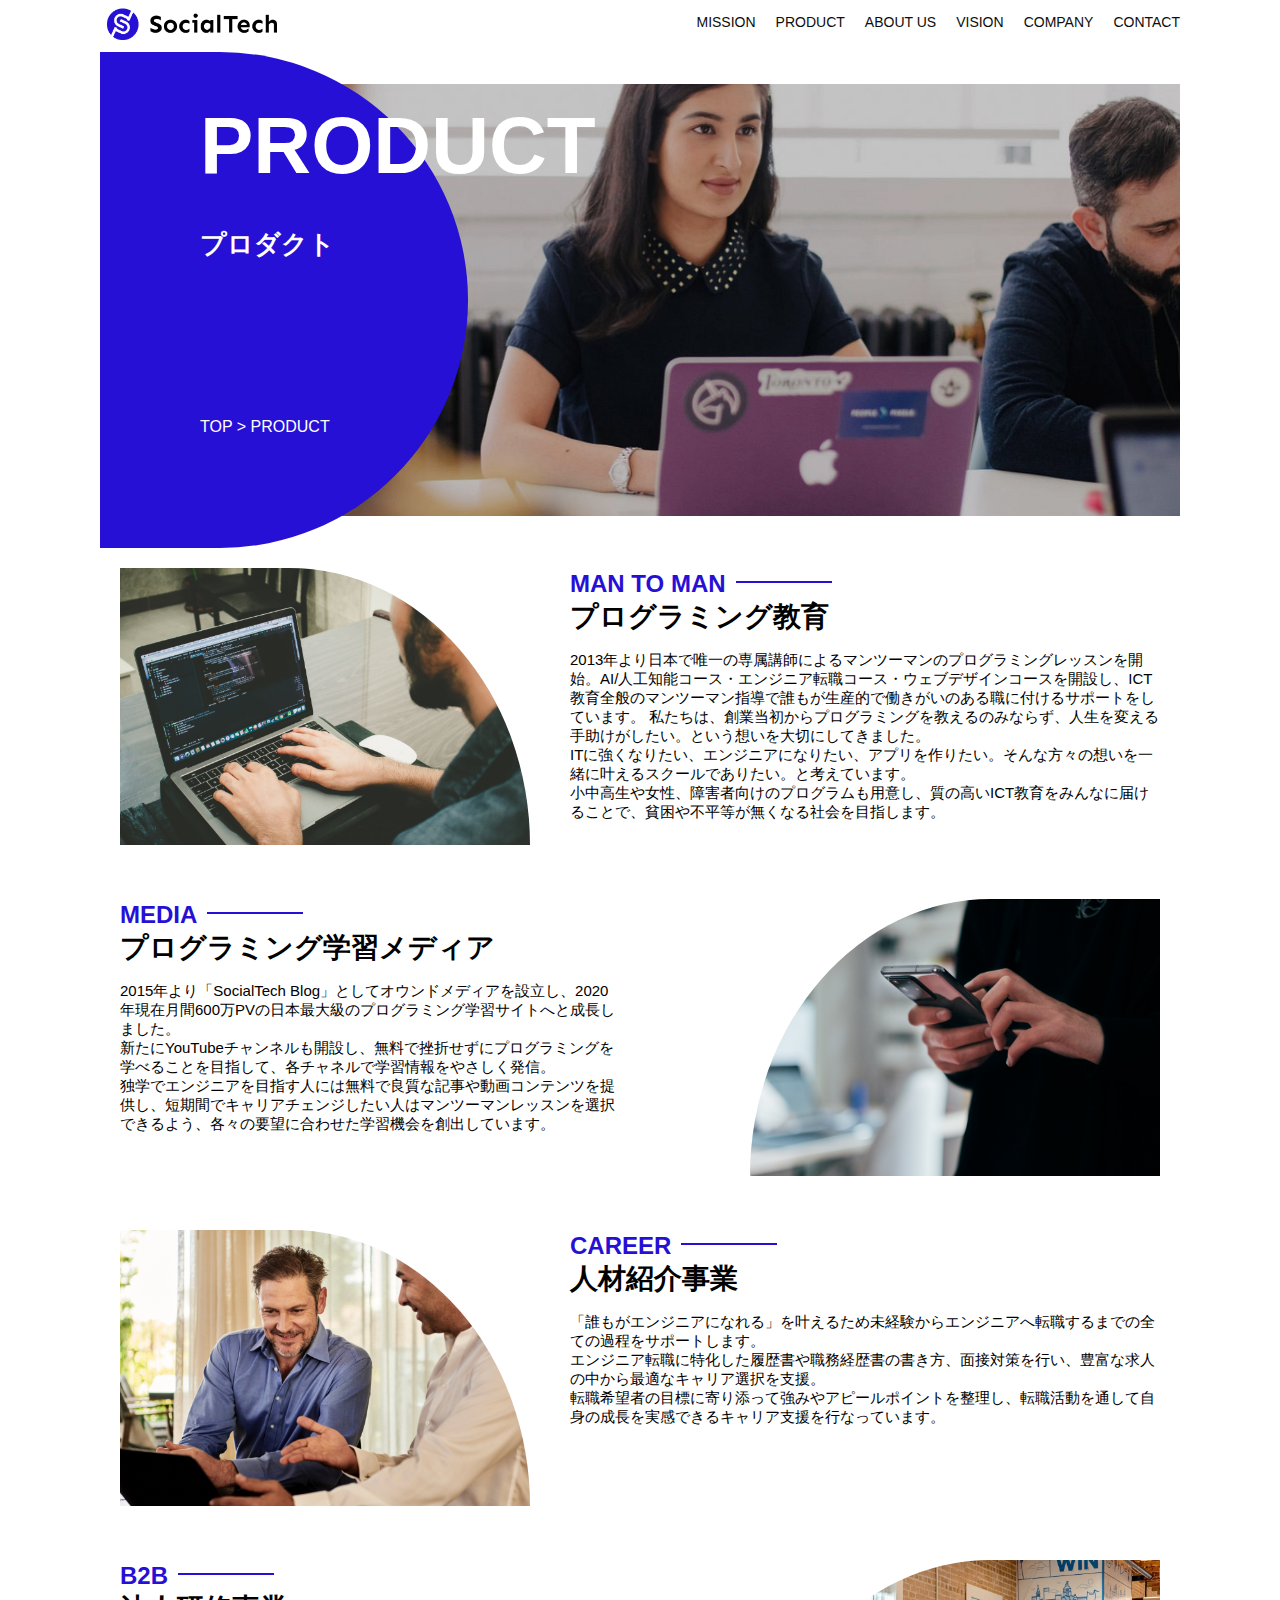
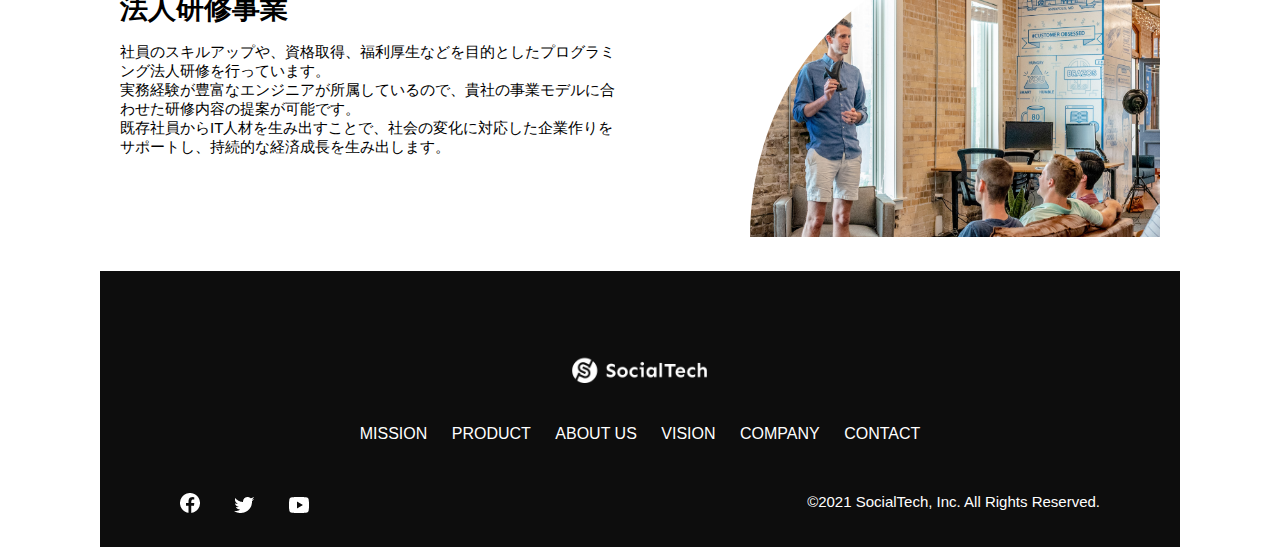
<file: kadai_tutorial_output/product.html>
<!DOCTYPE html>
<html>
  <head>
    <title>SocialTech -PRODUCT プロダクト-</title>
    <meta charset="utf-8">
    <meta name="description" content="SocialTechの4つのプロダクトを紹介します">
    <meta name="viewport" content="width=device-width, initial-scale=1.0">
    <link rel="stylesheet" href="style.css">
  </head>

  <body>
    <!-- ヘッダー -->
    <header>
      <!-- ロゴ -->
      <a href="index.html" id="logo">
        <img src="images/logo.png" alt="トップページに戻る">
      </a>

      <!-- PC用ナビゲーション -->
      <nav id="nav-pc">
        <ul>
          <li><a href="mission.html">MISSION</a></li>
          <li><a href="product.html">PRODUCT</a></li>
          <li><a href="index.html#aboutus">ABOUT US</a></li>
          <li><a href="index.html#vision">VISION</a></li>
          <li><a href="index.html#company">COMPANY</a></li>
          <li><a href="index.html#contact">CONTACT</a></li>
        </ul>
      </nav>

      <!-- スマホ用メニューボタン -->
      <button id="menu-sp" onclick="document.getElementById('nav-sp').style.display = 'block'">
        <img src="images/button-menu.png" alt="ナビゲーションを開く">
      </button>

      <!-- スマホ用ナビゲーション -->
      <div id="nav-sp">
        <button id="close" onclick="document.getElementById('nav-sp').style.display = 'none'">
          <img src="images/button-close.png" alt="ナビゲーションを閉じる">
        </button>

        <nav>
          <ul>
            <li>
              <a id="logo-sp" href="index.html" onclick="document.getElementById('nav-sp').style.display = 'none'"><img src="images/logo-sp.png" alt="トップページに戻る"></a>
            </li>
            <li><a class="menu" href="mission.html" onclick="document.getElementById('nav-sp').style.display = 'none'">MISSION</a></li>
            <li><a class="menu" href="product.html" onclick="document.getElementById('nav-sp').style.display = 'none'">PRODUCT</a></li>
            <li><a class="menu" href="index.html#aboutus" onclick="document.getElementById('nav-sp').style.display = 'none'">ABOUT US</a></li>
            <li><a class="menu" href="index.html#vision" onclick="document.getElementById('nav-sp').style.display = 'none'">VISION</a></li>
            <li><a class="menu" href="index.html#company" onclick="document.getElementById('nav-sp').style.display = 'none'">COMPANY</a></li>
            <li><a class="menu" href="index.html#contact" onclick="document.getElementById('nav-sp').style.display = 'none'">CONTACT</a></li>
          </ul>
        </nav>
        <div id="sns">
          <a href="https://www.facebook.com/sejuku2013">
            <img src="images/button-facebook.png" alt="Facebookのリンク">
          </a>
          <a href="https://twitter.com/samuraijuku">
            <img src="images/button-twitter.png" alt="Twitterのリンク">
          </a>
          <a href="https://www.youtube.com/channel/UCCFOQO5aDK0xXam4cUQXT8g">
            <img src="images/button-youtube.png" alt="YouTubeのリンク">
          </a>
        </div>
      </div>
    </header>

    <main>
      <article>
        <section id="product-main">
          <div class="product-main-inner">
            <div id="product-title">
              <h1>PRODUCT<br><span>プロダクト</span></h1>
              <p>TOP > PRODUCT</p>
            </div>
          </div>
        </section>

        <section class="product-section product-section-left">
          <div class="product-section-img">
            <img src="images/product/product-mantoman.png" alt="PCでコードを書く男性">
          </div>
          <div class="product-read">
            <h2 class="product-h2">MAN TO MAN</h2>
            <h3 class="product-h3">プログラミング教育</h3>
            <p>
              2013年より日本で唯一の専属講師によるマンツーマンのプログラミングレッスンを開始。AI/人工知能コース・エンジニア転職コース・ウェブデザインコースを開設し、ICT教育全般のマンツーマン指導で誰もが生産的で働きがいのある職に付けるサポートをしています。 私たちは、創業当初からプログラミングを教えるのみならず、人生を変える手助けがしたい。という想いを大切にしてきました。<br>ITに強くなりたい、エンジニアになりたい、アプリを作りたい。そんな方々の想いを一緒に叶えるスクールでありたい。と考えています。<br>小中高生や女性、障害者向けのプログラムも用意し、質の高いICT教育をみんなに届けることで、貧困や不平等が無くなる社会を目指します。
            </p>
          </div>
        </section>

        <section class="product-section product-section-right">
          <div class="product-read">
            <h2 class="product-h2">MEDIA</h2>
            <h3 class="product-h3">プログラミング学習メディア</h3>
            <p>2015年より「SocialTech Blog」としてオウンドメディアを設立し、2020年現在月間600万PVの日本最大級のプログラミング学習サイトへと成長しました。<br>新たにYouTubeチャンネルも開設し、無料で挫折せずにプログラミングを学べることを目指して、各チャネルで学習情報をやさしく発信。<br>独学でエンジニアを目指す人には無料で良質な記事や動画コンテンツを提供し、短期間でキャリアチェンジしたい人はマンツーマンレッスンを選択できるよう、各々の要望に合わせた学習機会を創出しています。</p>
          </div>
          <div class="product-section-img">
            <img src="images/product/product-media.png" alt="スマートフォンを操作する人">
          </div>
        </section>

        <section class="product-section product-section-left">
          <div class="product-section-img">
            <img src="images/product/product-career.png" alt="笑顔で話し合う2人の男性">
          </div>
          <div class="product-read">
            <h2 class="product-h2">CAREER</h2>
            <h3 class="product-h3">人材紹介事業</h3>
            <p>「誰もがエンジニアになれる」を叶えるため未経験からエンジニアへ転職するまでの全ての過程をサポートします。<br>エンジニア転職に特化した履歴書や職務経歴書の書き方、面接対策を行い、豊富な求人の中から最適なキャリア選択を支援。<br>転職希望者の目標に寄り添って強みやアピールポイントを整理し、転職活動を通して自身の成長を実感できるキャリア支援を行なっています。<br></p>
          </div>
        </section>

        <section class="product-section product-section-right">
          <div class="product-read">
            <h2 class="product-h2">B2B</h2>
            <h3 class="product-h3">法人研修事業</h3>
            <p>社員のスキルアップや、資格取得、福利厚生などを目的としたプログラミング法人研修を行っています。<br>実務経験が豊富なエンジニアが所属しているので、貴社の事業モデルに合わせた研修内容の提案が可能です。<br>既存社員からIT人材を生み出すことで、社会の変化に対応した企業作りをサポートし、持続的な経済成長を生み出します。</p>
          </div>
          <div class="product-section-img">
            <img src="images/product/product-b2b.png" alt="講演中の男性とそれを聴く人々">
          </div>
        </section>
      </article>
    </main>

    <footer>
      <div id="footer-logo">
        <img src="images/logo-sp.png" alt="SocialTech">
      </div>
      <div id="footer-link">
        <a href="mission.html">MISSION</a>
        <a href="product.html">PRODUCT</a>
        <a href="index.html#aboutus">ABOUT US</a>
        <a href="index.html#vision">VISION</a>
        <a href="index.html#company">COMPANY</a>
        <a href="index.html#contact">CONTACT</a>
      </div>
      <div id="sns-footer">
        <div class="sns-btns">
          <a href="https://www.facebook.com/sejuku2013"><img src="images/button-facebook.png" alt="Facebookのリンク"></a>
          <a href="https://twitter.com/samuraijuku"><img src="images/button-twitter.png" alt="Twitterのリンク"></a>
          <a href="https://www.youtube.com/channel/UCCFOQO5aDK0xXam4cUQXT8g"><img src="images/button-youtube.png" alt="YouTubeのリンク"></a>
        </div>
        <p id="copyright">&copy;2021 SocialTech, Inc. All Rights Reserved.</p>
      </div>
    </footer>
    
  </body>
</html>
</file>
<file: html-css-kadai_013/style.css>
body {
  min-width: 375px;          
  margin:0;
  background-image: url("images/arrow.png");
}
#nav-pc {
  display:none;
}
#menu-sp {
  float:right;
  padding:0;
  display:none;
}
#nav-sp {
  background-color: #ce933e;
  position:absolute;
  left:0;
  top:0;                                 
  height:100%;
  width:100%;
  display:none;
  z-index:100;
}
#nav-sp ul {
  padding-left:0; 
  margin:0;                          
}
#nav-sp li {
  list-style:none;                            
}
#close {
  position:absolute;
  top:20px;                                 
  right:20px;
}
#logo-sp {
  margin:80px 0px 30px 20px;                 
}
#nav-sp a {
  display:block;
}
#nav-sp a:link {
  color:#ffffff;
}
#nav-sp a:visited {
  color:#ffffff;
}
#nav-sp a:hover {
  color:#ffffff;
  text-decoration: underline;
}
#nav-sp a:active {
  color:#ffffff;
}
#nav-sp a.menu {
  text-decoration: none;
  display:block;
  margin:0 20px 0 20px;
  height: 44px;
  font-size:16px;
  background-image: url("images/arrow.png");
  background-repeat: no-repeat;
  background-position: right top;
  color: #ffffff;
}
@media screen and (max-width:767px) {
  #menu-sp,#nav-sp{
    display:block;
  }
  #nav-pc {
    display: none;
  }
}
#main-visual>img {
  width: 100%;
}
p {
  font-size: 15px;
}
</file>
<file: kadai_tutorial_output/style.css>
/* PC、スマホ共通スタイル */
* {
  box-sizing: border-box;
}

p {
  font-size: 15px;
}

body {
  max-width: 1080px;
  margin: 0 auto 0 auto;
  font-family: "Source Sans Pro", "Hiragino Kaku Gothic ProN", Meiryo, Arial, sans-serif;
}
  
/* ヘッダー */
header {
  display: flex;
  justify-content: space-between;
}

/* ナビゲーションのレイアウト */
#nav-pc {
  font-size: 14px;
}

#nav-pc ul {
  display: flex;
  padding-left: 0;
}

#nav-pc li {
  list-style: none;
}

/* ナビゲーションのリンクの装飾設定 */
#nav-pc a {
  text-decoration: none;
  margin-left: 20px;
  color: #0d0d0d;
}

#nav-pc a:hover {
  text-decoration: underline;
}

/* スマホ用ナビを非表示 */
#nav-sp,
#menu-sp {
  display: none;
}

/* メインビジュアル*/
#main-visual {
  position: relative;
  height: 400px;
}

#main-message {
  position: absolute;
  top: 0;
  left: 0;
  background-color: #2710d5;
  color: #ffffff;
  border-radius: 0 0 476px 0;
  max-width: 620px;
  height: 100%;
  width: 100%;
  z-index: 11;
}

#main-message h1 {
  font-size: 60px;
  margin: 100px 0 0 50px;
}

#main-message > p {
  font-size: 28px;
  margin: 0 0 0 50px;
}

#main-visual > img {
  max-width: 620px;
  border-radius: 476px 0 0 0;
  position: absolute;
  top: 0;
  right: 0;
  z-index: 10;
}

/*見出し*/
h2 {
  margin: 40px 0 0 0;
}

h2::after {
  content: url("images/line.png");
  margin-left: 10px;
}

h3 {
  font-size: 27px;
}

/* ミッション */
#mission {
  margin: 80px auto 80px auto;
}

#mission-flex {
  display: flex;
}

#mission-flex > div {
  width: 50%;
  margin: 20px;
}

#mission-photo {
  width: 100%;
}

#s2dgs {
  margin-top: 50px;
  width: 100%;
}

/* プロダクト */
#product {
  background-color: #fafafa;
  margin: 80px 0 80px 0;
  padding: 10px 40px 0px 40px;
}

/* 外枠 */
#product .product-flex {
  margin-top: 40px;
  display: flex;
}

/* 左のカラム */
#product-left {
  width: 50%;
  margin-right: 20px;
}

/* 右のカラム */
#product-right {
  width: 50%;
  margin-left: 20px;
  margin-top: 80px;
}

/* 写真＋説明の枠 */
#product-left > div {
  position: relative;
  height: 480px;
  margin-right: 20px;
}

#product-right > div {
  position: relative;
  height: 480px;
  margin-left: 20px;
}

/* 写真*/
.product-photo {
  width: 100%;
}

/* 説明文の枠 */
.product-explain {
  background-color: #ffffff;
  position: absolute;
  left: 0;
  bottom: 50px;
  margin: 0 40px 0 40px;
  padding: 20px;
  box-shadow: 5px 5px 10px rgba(0, 0, 0, 0.05);
}

/* 説明文の英語 */
.product-explain > span {
  color: #2710d5;
  font-weight: bold;
  font-size: 16px;
  margin: 0px;
}

/* 説明文の見出し */
.product-explain > h3 {
  margin: 5px 0 5px 0;
}

/* 説明文 */
.product-explain > p {
  font-size: 14px;
  margin: 0;
}

/* もっと見るボタン */
#product-more {
  text-align: center;
}

#product-more a {
  position: relative;
  bottom: -42px;
}

/* ABOUT US */
#aboutus {
  margin: 80px auto 80px auto;
}

/* ３つの組織文化と写真を入れる枠 */
#aboutus > div {
  display: flex;
}

/* 写真 */
.culture-img {
  width: 50%;
  align-self: flex-start;
}

.culture-img2 {
  margin-top: 50px;
  width: 100%;
}

/* 3つの組織文化の表 */
.culture-table {
  margin-right: 50px;
}

/* 番号 */
.culture-num {
  font-size: 80px;
  color: #2710d5;
  padding: 0 20px 0 0;
}

/* 見出し */
.culture-table th {
  text-align: left;
  font-size: 28px;
  font-weight: bold;
}

/* 組織文化英語 */
.culture-en {
  color: #2710d5;
  font-size: 24px;
}

/* 説明文 */
.culture-description {
  margin: 0;
}

/* ビジョン */
#vision {
  margin: 80px auto 80px auto;
}

/* セクション内の外枠*/
#vision > div {
  display: flex;
  justify-content: space-between;
  flex-wrap: wrap;
}

/*7つの行動指針の枠*/
.vision-box {
  width: 300px;
  height: 300px;
  margin-bottom: 30px;
  position: relative;
}

.vision-box > img {
  width: 100%;
  position: relative;
  z-index: 30;
}

.vision-box > div {
  position: absolute;
  top: 0;
  left: 0;
  z-index: 31;
  margin-right: 20px;
}

.vision-box > div > h4 {
  color: #2710d5;
  font-size: 19px;
  margin: 80px 0 0 0;
}

.vision-box > div > h4::first-letter {
  font-size: 40px;
}

.vision-box > div > h5 {
  font-size: 20px;
  margin: 0 0 0 0;
}

.vision-box > div > p {
  margin: 10px 0 0 0;
}

/*会社概要*/
#company {
  margin: 80px auto 80px auto;
}

#company-table {
  width: 100%;
}

.tableheader {
  text-align: left;
  padding: 20px;
  border-bottom-color: #2710d5;
  border-bottom-width: 1px;
  border-bottom-style: solid;
  width: 100px;
}

.tableheader-first {
  border-top-color: #2710d5;
  border-top-width: 1px;
  border-top-style: solid;
}

.cell {
  padding: 30px;
  border-bottom-color: #ececec;
  border-bottom-width: 1px;
  border-bottom-style: solid;
}

.cell-first {
  border-top-color: #ececec;
  border-top-width: 1px;
  border-top-style: solid;
}

#company > iframe {
  width: 100%;
  height: 368px;
  margin-top: 40px;
}

/* お問い合わせ */
#contact {
  margin: 80px auto 80px auto;
}

/* 外枠 */
#contact > form > div {
  display: flex;
  flex-direction: row;
  flex-wrap: wrap;
  padding-bottom: 30px;
}

/* 左列　見出し */
.contact-heading {
  width: 240px;
  align-self: center;
}

/* 見出しのラベル */
.contact-label {
  font-weight: bold;
}

/* 必須 */
.contact-span {
  color: #ce2222;
  margin: 0 0 0 20px;
  font-weight: bold;
}

/* テキストボックス */
.contact-textbox {
  border-top: 0px;
  border-left: 0px;
  border-right: 0px;
  border-bottom-width: 1px;
  border-bottom-color: #707070;
  border-style: solid;
  background-color: #fafafa;
  height: 56px;
  width: 400px;
}

/* お問い合わせ内容のテキストエリア */
.contact-textarea {
  border-top: 0px;
  border-left: 0px;
  border-right: 0px;
  border-bottom-width: 1px;
  border-bottom-color: #707070;
  background-color: #fafafa;
  width: 400px;
  height: 200px;
}

/* 個人情報の取り扱い */
#contact dt {
  font-weight: bold;
}

#contact dd {
  margin: 0 0 16px 0;
}

#contact dd p {
  margin: 0;
}

#contact dd ul {
  padding-left: 0;
}

#contact dd li {
  margin-bottom: 0;
  list-style: none;
}

/* フッター */
footer {
  background-color: #0d0d0d;
  text-align: center;
  padding: 80px 80px 30px 80px;
}

#footer-logo {
  margin-bottom: 30px;
}

#footer-link {
  margin-bottom: 50px;
}

#footer-link > a {
  text-decoration: none;
  margin: 10px;
  color: #ffffff;
}

#footer-link > a:hover {
  text-decoration: underline;
}

#sns-footer {
  display: flex;
  justify-content: space-between;
  text-align: left;
}

#sns-footer a {
  margin-right: 30px;
}

#copyright {
  color: #ffffff;
  margin: 0;
}

/* mission.html用スタイル */
/* ミッションのメインビジュアル */
.mission-main-inner {
  background-image: url("images/mission/mission-main.png");
  background-repeat: no-repeat;
  background-position-y: center;
}

#mission-title {
  background-color: #2710d5;
  width: 368px;
  color: #ffffff;
  height: 496px;
  border-radius: 0 248px 248px 0;
  position: relative;
}

#mission-title h1 {
  position: absolute;
  top: 0;
  left: 100px;
  font-size: 80px;
  line-height: 1;
}

#mission-title h1 span {
  font-size: 26px;
}

#mission-title > p {
  position: absolute;
  top: 350px;
  left: 100px;
  font-size: 16px;
}

/* ミッションページ　S2DGSの設定 */
#mission-s2dgs {
  padding: 20px;
}

.mission-h2 {
  color: #2710d5;
  font-size: 40px;
}

.mission-h2::after {
  content: none;
}

/* ミッションページ　5つのゴールの設定 */
#mission-five-goals {
  padding: 20px;
  display: flex;
}

#mission-five-goals .five-goals-image {
  width: 30%;
  padding: 20px;
}

#mission-five-goals .five-goals-image img {
  width: 100%;
}

#mission-five-goals .five-goals-read {
  width: 70%;
  padding: 20px;
}

#mission-five-goals .five-goals-read > div {
  margin-bottom: 40px;
}

.fivegoals-image-right {
  float: right;
  margin: 20px;
}

.fivegoals-image-left {
  float: left;
  margin: 20px;
}

.fivegoals-number {
  color: #2710d5;
  font-size: 48px;
  font-weight: bold;
  margin: 0;
}

.fivegoals-h3 {
  font-size: 28px;
  margin: 0;
}

.fivegoals-p {
  margin: 0;
}

/* プロダクトページ */
.product-main-inner {
  background-image: url("images/product/product-main.png");
  background-repeat: no-repeat;
  background-position-y: center;
}

#product-title {
  background-color: #2710d5;
  width: 368px;
  color: #ffffff;
  height: 496px;
  border-radius: 0 248px 248px 0;
  position: relative;
}

#product-title h1 {
  position: absolute;
  top: 0;
  left: 100px;
  font-size: 80px;
  line-height: 1;
}

#product-title h1 span {
  font-size: 26px;
}

#product-title > p {
  position: absolute;
  top: 350px;
  left: 100px;
  font-size: 16px;
}

/* セクション */
.product-section {
  display: flex;
  padding: 20px 20px 0;
}

.product-section .product-section-img {
  width: 450px;
}

/* 右が画像のセクション*/
.product-section-left .product-section-img img {
  width: 100%;
  padding: 0 40px 30px 0;
  border-radius: 0 432px 0 0;
}

.product-section-left .product-read {
  width: 50%;
  flex-grow: 1;
}

.product-section-left .product-read p {
  margin-bottom: 0;
}

/* 右が画像のセクション*/
.product-section-right {
  justify-content: space-between;
}

.product-section-right .product-section-img img {
  width: 100%;
  padding: 0 0 30px 40px;
  border-radius: 432px 0 0 0;
}

.product-section-right .product-read {
  width: 500px;
}

.product-h2 {
  color: #2710d5;
  font-size: 24px;
  margin: 0;
}

.product-h3 {
  font-size: 28px;
  margin: 0;
}

/*====================
 スマートフォン用のスタイル
=====================*/
@media screen and (max-width: 767px) {
  /* PC用ナビゲーション非表示 */
  #nav-pc {
    display: none;
  }

  /* ハンバーガーメニュー */
  #menu-sp {
    display: block;
    background-color: transparent;
    float: right;
    padding: 0;
    border: none;
  }

  /* スマホ用ナビゲーションの表示切替*/
  /* 初期状態、レイアウトと非表示設定 */
  #nav-sp {
    background-color: #2710d5;
    position: fixed;
    left: 0;
    top: 0;
    height: 100%;
    width: 100%;
    display: none;
    z-index: 100;
  }

  /* ×ボタン */
  #close {
    position: absolute;
    top: 20px;
    right: 20px;
    background-color: transparent;
    border: none;
  }

  #nav-sp nav ul {
    padding-left: 0;
  }

  #nav-sp nav li {
    list-style: none;
  }

  /* ナビゲーションメニュー用ロゴ */
  #logo-sp {
    margin: 80px 0 30px 20px;
  }

  /* ナビゲーションのリンクの装飾設定 */
  #nav-sp nav a {
    display: block;
    color: #ffffff;
  }

  #nav-sp nav a:hover {
    text-decoration: underline;
  }

  #nav-sp .menu {
    text-decoration: none;
    margin: 0 20px 0 20px;
    height: 44px;
    font-size: 16px;
    background-image: url("images/arrow.png");
    background-repeat: no-repeat;
    background-position: right top;
  }

  #sns {
    position: absolute;
    bottom: 20px;
    left: 20px;
  }

  #sns > a {
    margin-right: 30px;
  }

  /* メインビジュアル */
  #main-visual {
    position: relative;
    height: 470px;
  }

  #main-visual > div {
    text-align: center;
    height: 280px;
  }

  #main-visual h1 {
    font-size: 28px;
    margin: 90px 0 0 0;
  }

  #main-visual > div > p {
    margin: 0;
    font-size: 15px;
  }

  #main-visual > img {
    width: 100%;
    border-radius: 476px 0 0 0;
    top: auto;
    bottom: 0;
  }

  /*見出し*/
  h2 {
    margin: 15px 0 15px 0;
  }
  
  h3 {
    font-size: 24px;
    margin: 10px 0 0 0;
  }

  /* ミッション */
  #mission {
    margin: 20px 0 20px 0;
    padding: 0 20px 0 20px;
  }

  #mission-flex {
    flex-direction: column;
  }

  #mission-flex > div {
  width: 100%;
  margin: 0;
}

  /* プロダクト */
  #product {
    margin: 0;
    padding: 10px 20px 0 20px;
  }

  /* 外枠 */
  #product .product-flex {
    flex-direction: column;
    margin-top: 0;
  }

  /* 左右のカラム　スマホでは縦並び */
  #product-left,
  #product-right {
    width: 100%;;
    margin: 0;
  }

  /* 写真＋説明の枠 */
  #product-left > div,
  #product-right > div {
    height: auto;
    margin: 0;
  }

  /* 説明文の枠 */
  .product-explain {
    position: relative;
    margin: 0;
  }

  .product-explain > h3 {
    margin: 10px 0 10px 0;
    font-size: 24px;
  }

  /* もっと見るボタン */
  #product-more {
    text-align: left;
  }

  /* ABOUT US */
  #aboutus {
    margin: 80px 20px 80px 20px;
  }

  #aboutus > div {
    flex-direction: column;
  }

  .culture-table th {
    font-size: 16px;
  }

  .culture-table {
    margin-right: 0;
    padding-right: 20px;
    order: 2;
  }

  .culture-img {
    width: 100%;
    order: 1;
  }

  .culture-img2 {
    margin-top: 0;
  }

  .culture-num {
    padding: 0;
  }

  .culture-description {
    margin: 0;
  }

  /* ビジョン */
  #vision {
    margin: 80px 20px 80px 20px;
  }

  .vision-box > img {
    position: absolute;
    top: 0;
    left: 0;
  }

  .vision-box > div > h4 {
    margin: 60px 0 0 0;
  }

  /*会社概要*/
  #company {
    margin: 0 20px 0 20px;
  }

  #company > h3 {
    margin-bottom: 20px;
  }

  .tableheader {
    width: 50px;
  }

  .cell {
    padding: 20px;
  }

  #company > iframe {
    height: 240px;
  }

  /* お問い合わせ */
  #contact {
    margin: 80px 20px 80px 20px;
  }

  #contact > h3 {
    margin-bottom: 20px;
  }

  #contact > form > div {
    flex-direction: column;
    margin-bottom: 20px;
  }

  .contact-heading {
    align-self: auto;
    margin-bottom: 20px;
  }

  .contact-textbox {
    min-width: 300px;
    width: 100%;
  }

  .contact-textarea {
    height: 150px;
    width: 100%;
  }

  .radiobutton {
    margin-bottom: 20px;
  }

  /* フッター */
  footer {
    padding: 30px 20px 50px 20px;
    text-align: left;
  }

  #footer-link > a {
    margin: 0 20px 30px 0;
    display: block;
    background-image: url("images/arrow.png");
    background-repeat: no-repeat;
    background-position: right top;
  }

  #footer-link > a:hover {
    text-decoration: underline;
  }

  #sns-footer {
    flex-direction: column;
    justify-content: flex-start;
  }

  #copyright {
    font-size: 12px;
    margin-top: 30px;
  }

  /* mission.html用スタイル */
  /* ミッションのメインビジュアル */
  #mission-main {
    height: 256px;
    margin-top: 4%;
    position: relative;
  }

  .mission-main-inner {
    height: 80%;
    background-size: cover;
  }

  #mission-title {
    width: 136px;
    height: 256px;
    position: absolute;
    top: -10%;
  }

  #mission-title h1 {
    left: 20px;
    font-size: 40px;
  }

  #mission-title h1 span {
    font-size: 18px;
  }

  #mission-title > p {
    top: 180px;
    left: 20px;
    font-size: 13px;
  }

  /* ミッションページ　S2DGSの設定 */
  .mission-h2 {
    font-size: 38px;
    margin: 0px;
  }

  .mission-h2::after {
    content: none;
  }

  #mission-s2dgs > img {
    width: 100%;
  }

  /* ミッションページ　5つのゴールの設定 */
  #mission-five-goals {
    flex-direction: column;
  }

  #mission-five-goals > div {
    padding: 0;
  }

  #mission-five-goals .five-goals-image,
  #mission-five-goals .five-goals-read {
    width: 100%;
    padding: 0;
  }

  #mission-five-goals .five-goals-read > div {
    display: flex;
    flex-direction: column;
  }

  .fivegoals-image-right,
  .fivegoals-image-left {
    align-self: center;
  }

  /* プロダクトページ */
  #product-main {
    height: 256px;
    margin-top: 4%;
    position: relative;
  }

  .product-main-inner {
    height: 80%;
    background-size: cover;
  }

  #product-title {
    width: 136px;
    height: 256px;
    position: absolute;
    top: -10%;
  }
  
  #product-title h1 {
    left: 20px;
    font-size: 40px;
  }

  #product-title h1 span {
    font-size: 18px;
  }

  #product-title > p {
    top: 180px;
    left: 20px;
    font-size: 13px;
  }

  /* セクション */
  .product-section {
    flex-direction: column;
  }

  .product-section .product-section-img {
    width: 100%;
  }
  
  .product-section .product-section-img img {
    width: 100%;
    padding: 0;
  }

  /* 右が画像のセクション*/
  .product-section-left .product-section-img img {
    border-radius: 0 300px 0 0;
  }

  .product-section-left .product-read {
    width: 100%;
    flex-grow: 1;
  }

  /* 右が画像のセクション*/
  .product-section-right .product-section-img img {
    order: 1;
    border-radius: 300px 0 0 0;
  }

  .product-section-right .product-read {
    order: 2;
    width: 100%;
  }

}
</file>
